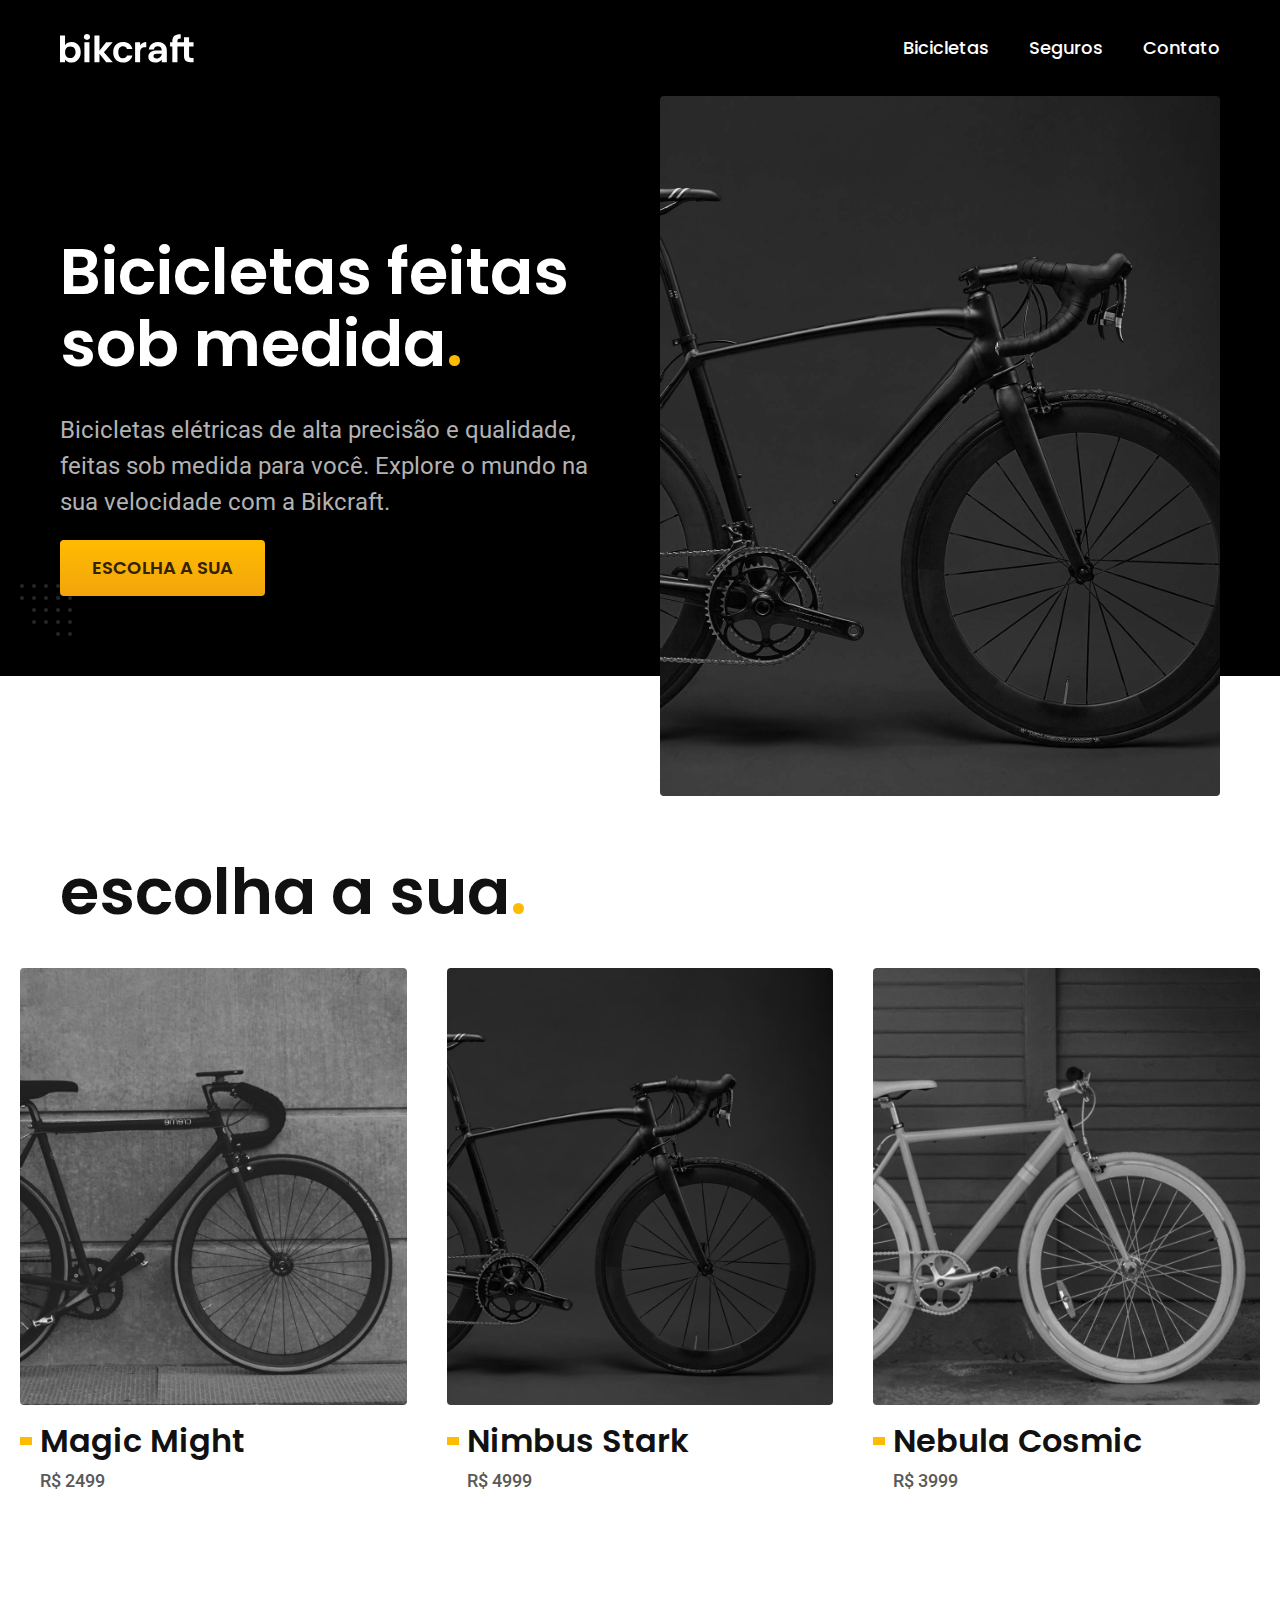
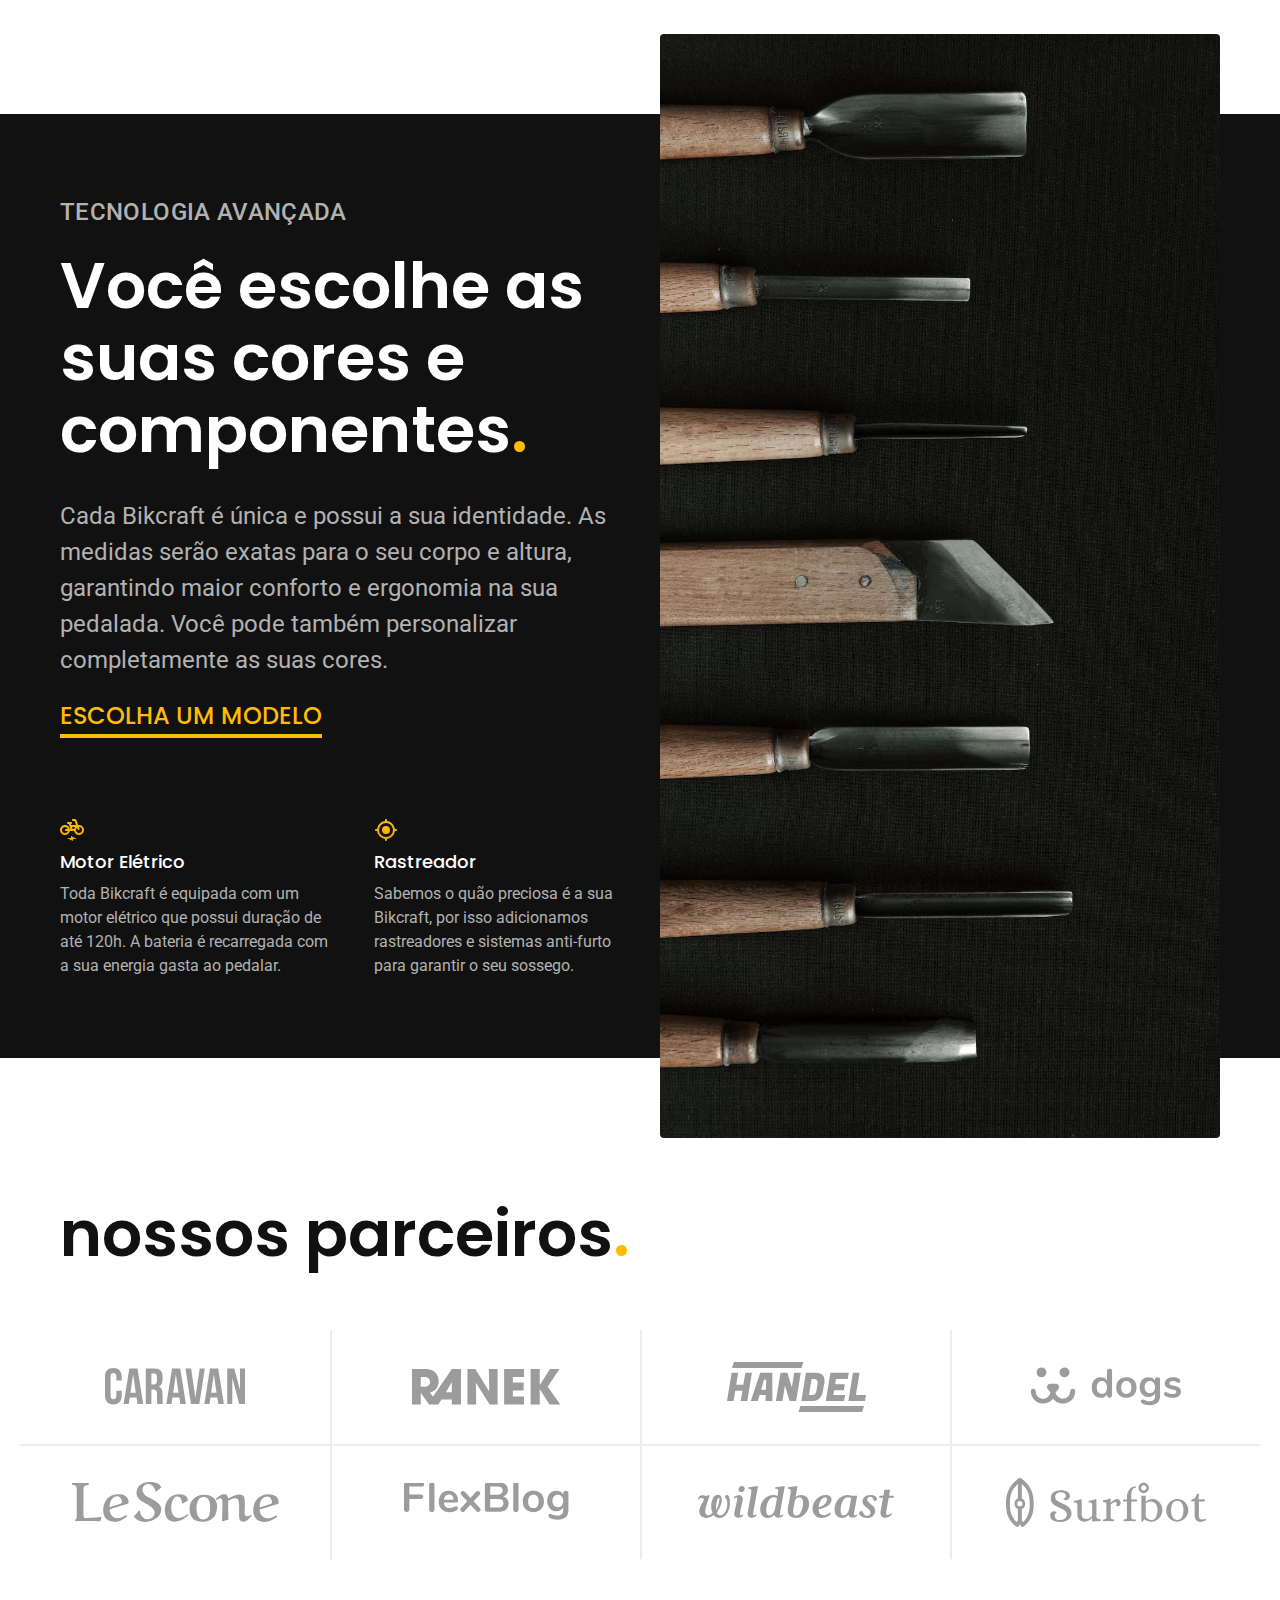
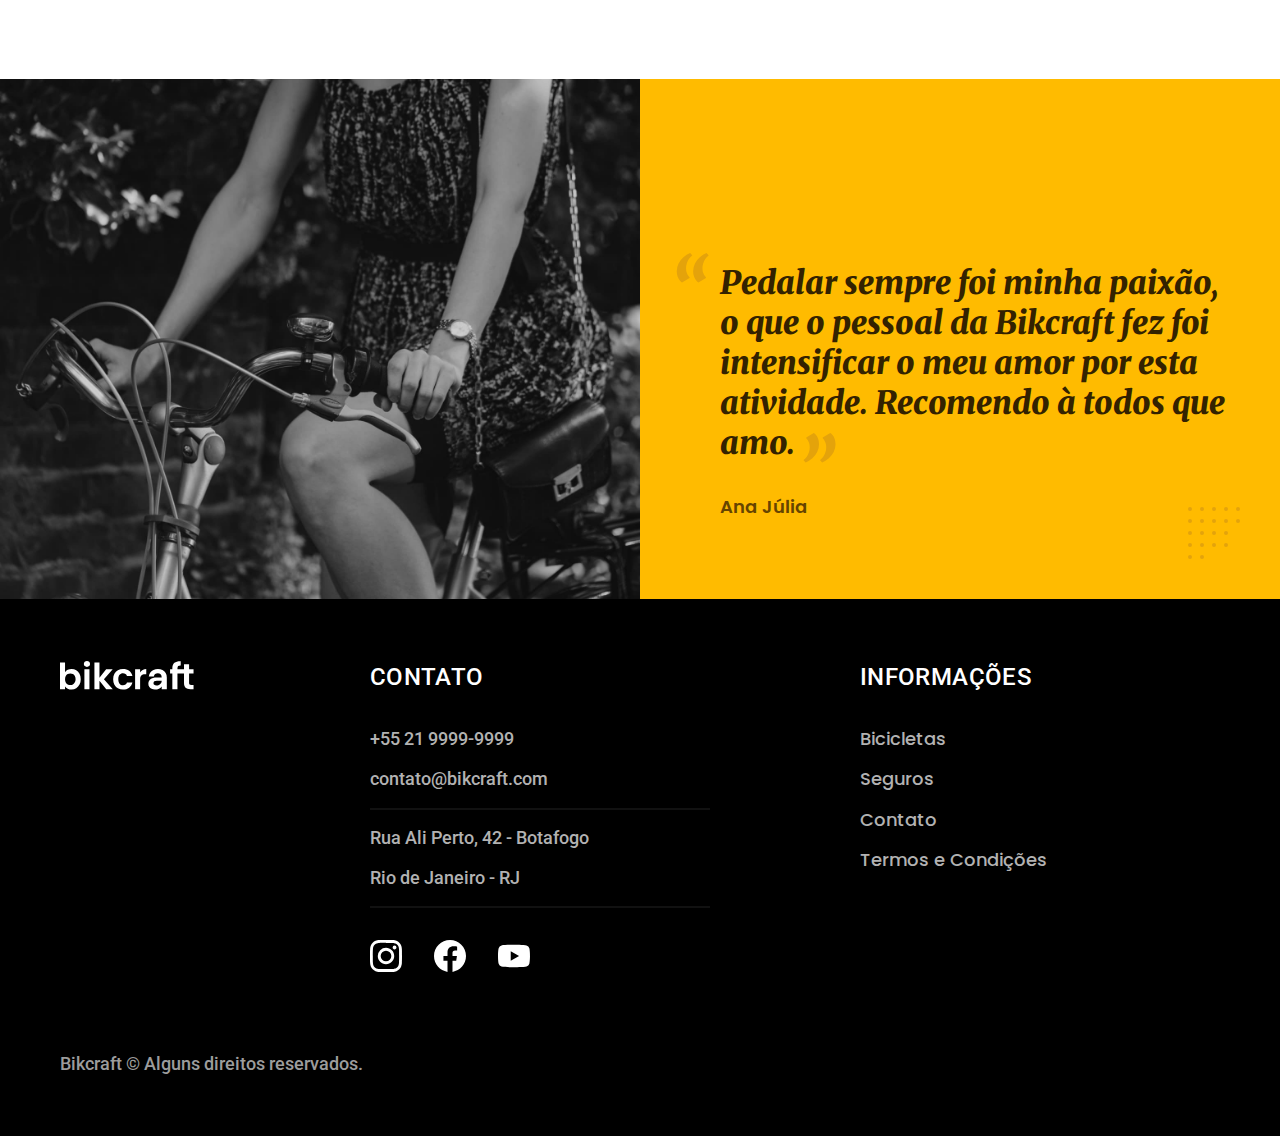
<file: index.html>
<!DOCTYPE html>
<html lang="pt-br">

<head>
  <meta charset="UTF-8">
  <meta name="viewport" content="width=device-width, initial-scale=1.0">
  <meta name="description" content="Bicicletas elétricas de alta precisão e qualidade,  feitas sob medida para o cliente. Explore o mundo na sua velocidade com a Bikcraft.">
  <title>Bikcraft - Bicicletas Elétricas</title>


  <link rel="preconnect" href="https://fonts.googleapis.com">
  <link rel="preconnect" href="https://fonts.gstatic.com" crossorigin>
  <link href="https://fonts.googleapis.com/css2?family=Merriweather:ital,wght@1,900&family=Poppins:wght@400;600&family=Roboto:wght@400;500&display=swap" rel="stylesheet">

  <link rel="icon" href="./favicon.svg" type="image/svg+xml">
  <link rel="preload" href="./css/style.min.css" as="style">
  <link rel="stylesheet" href="./css/style.min.css">

  <script>
    document.documentElement.classList.add("js");
  </script>
</head>

<body>
  <header class="header-bg">
    <div class="header container">
      <a href="./">
        <img src="./img/bikcraft.svg" width="136" height="32" alt="Bikcraft">
      </a>
      <nav aria-label="primaria">
        <ul class="header-menu font-1-m cor-0">
          <li><a href="./bicicletas.html">Bicicletas</a></li>
          <li><a href="./seguros.html">Seguros</a></li>
          <li><a href="./contato.html">Contato</a></li>
        </ul>
      </nav>
    </div>
  </header>

  <main class="introducao-bg">
    <div class="introducao container">
      <div class="introducao-conteudo">
        <h1 class="font-1-xxl cor-0">Bicicletas feitas sob medida<span class="cor-p1">.</span></h1>
        <p class="font-2-l cor-5">Bicicletas elétricas de alta precisão e qualidade, feitas sob medida para você. Explore o mundo na sua velocidade com a Bikcraft.</p>
        <a class="botao" href="./bicicletas.html">Escolha a sua</a>
      </div>
      <picture>
        <source media="(max-width: 800px)" srcset="./img/bicicletas/nimbus.jpg">
        <img src="./img/fotos/introducao.jpg" width="1280" height="1600" alt="Bicicleta elétrica preta">
      </picture>
    </div>
  </main>

  <article class="bicicletas-lista">
    <h2 class="container font-1-xxl">escolha a sua<span class="cor-p1">.</span></h2>

    <ul>
      <li>
        <a href="./bicicletas/magic.html">
          <img src="./img/bicicletas/magic-home.jpg" width="920" height="1040" alt="Bicicleta preta">
          <h3 class="font-1-xl">Magic Might</h3>
          <span class="font-2-m cor-8">R$ 2499</span>
        </a>
      </li>

      <li>
        <a href="./bicicletas/nimbus.html">
          <img src="./img/bicicletas/nimbus-home.jpg" width="920" height="1040" alt="Bicicleta preta">
          <h3 class="font-1-xl">Nimbus Stark</h3>
          <span class="font-2-m cor-8">R$ 4999</span>
        </a>
      </li>

      <li>
        <a href="./bicicletas/nebula.html">
          <img src="./img/bicicletas/nebula-home.jpg" width="920" height="1040" alt="Bicicleta preta">
          <h3 class="font-1-xl">Nebula Cosmic</h3>
          <span class="font-2-m cor-8">R$ 3999</span>
        </a>
      </li>
    </ul>
  </article>

  <article class="tecnologia-bg">
    <div class="tecnologia container">
      <div class="tecnologia-conteudo">
        <span class="font-2-l-b cor-5">Tecnologia Avançada</span>
        <h2 class="font-1-xxl cor-0">Você escolhe as suas cores e componentes<span class="cor-p1">.</span></h2>
        <p class="font-2-l cor-5">Cada Bikcraft é única e possui a sua identidade. As medidas serão exatas para o seu corpo e altura, garantindo maior conforto e ergonomia na sua pedalada. Você pode também personalizar completamente as suas cores.</p>
        <a class="link" href="./bicicletas.html">Escolha um modelo</a>
        <div class="tecnologia-vantagens">
          <div>
            <img src="./img/icones/eletrica.svg" width="24" height="24" alt="">
            <h3 class="font-1-m cor-0">Motor Elétrico</h3>
            <p class="font-2-s cor-5">Toda Bikcraft é equipada com um motor elétrico que possui duração de até 120h. A bateria é recarregada com a sua energia gasta ao pedalar.</p>
          </div>
          <div>
            <img src="./img/icones/rastreador.svg" width="24" height="24" alt="">
            <h3 class="font-1-m cor-0">Rastreador</h3>
            <p class="font-2-s cor-5">Sabemos o quão preciosa é a sua Bikcraft, por isso adicionamos rastreadores e sistemas anti-furto para garantir o seu sossego.</p>
          </div>
        </div>
      </div>
      <div class="tecnologia-imagem">
        <img src="./img/fotos/tecnologia.jpg" width="1200" height="1920" alt="">
      </div>
    </div>
  </article>

  <section class="parceiros" aria-label="Nossos Parceiros">
    <h2 class="container font-1-xxl">nossos parceiros<span class="cor-p1">.</span></h2>

    <ul>
      <li><img src="./img/parceiros/caravan.svg" width="140" height="38" alt="caravan"></li>
      <li><img src="./img/parceiros/ranek.svg" width="149" height="36" alt="ranek"></li>
      <li><img src="./img/parceiros/handel.svg" width="139" height="50" alt="handel"></li>
      <li><img src="./img/parceiros/dogs.svg" width="152" height="39" alt="dog"></li>
      <li><img src="./img/parceiros/lescone.svg" width="208" height="41" alt="lescone"></li>
      <li><img src="./img/parceiros/flexblog.svg" width="165" height="38" alt="flexblog"></li>
      <li><img src="./img/parceiros/wildbeast.svg" width="196" height="34" alt="wildbeast"></li>
      <li><img src="./img/parceiros/surfbot.svg" width="200" height="49" alt="surfbot"></li>
    </ul>
  </section>

  <section class="depoimento" aria-label="depoimento">
    <div>
      <img src="./img/fotos/depoimento.jpg" width="1560" height="1360" alt="Pessoa pedalando uma bicicleta Bikcraft">
    </div>
    <div class="depoimento-conteudo">
      <blockquote class="font-1-xl cor-p5">
        <p>Pedalar sempre foi minha paixão, o que o pessoal da Bikcraft fez foi intensificar o meu amor por esta atividade. Recomendo à todos que amo.</p>
      </blockquote>
      <span class="font-1-m-b cor-p4">Ana Júlia</span>

    </div>

  </section>


  <footer class="footer-bg">
    <div class="footer container">
      <img src="./img/bikcraft.svg" alt="Bikcraft" width="136" height="32">
      <div class="footer-contato">
        <h3 class="font-2-l-b cor-0">Contato</h3>
        <ul class="font-2-m cor-5">
          <li>+55 21 9999-9999</li>
          <li>contato@bikcraft.com</li>
          <li>Rua Ali Perto, 42 - Botafogo</li>
          <li>Rio de Janeiro - RJ</li>
        </ul>
        <div class="footer-redes">
          <a href="./"><img src="./img/redes/instagram.svg" alt="Instagram" width="32" height="32"></a>
          <a href="./"><img src="./img/redes/facebook.svg" alt="Facebook" width="32" height="32"></a>
          <a href="./"><img src="./img/redes/youtube.svg" alt="Youtube" width="32" height="32"></a>
        </div>
      </div>
      <div class="footer-informacoes">
        <h3 class="font-2-l-b cor-0">Informações</h3>
        <nav>
          <ul class="font-1-m cor-5">
            <li><a href="./bicicletas.html">Bicicletas</a></li>
            <li><a href="./seguros.html">Seguros</a></li>
            <li><a href="./contato.html">Contato</a></li>
            <li><a href="./termos.html">Termos e Condições</a></li>
          </ul>
        </nav>
      </div>
      <p class="font-2-m cor-6 footer-copy">Bikcraft © Alguns direitos reservados.</p>
    </div>
  </footer>

  <script src="./js/script.js"></script>
</body>

</html>
</file>
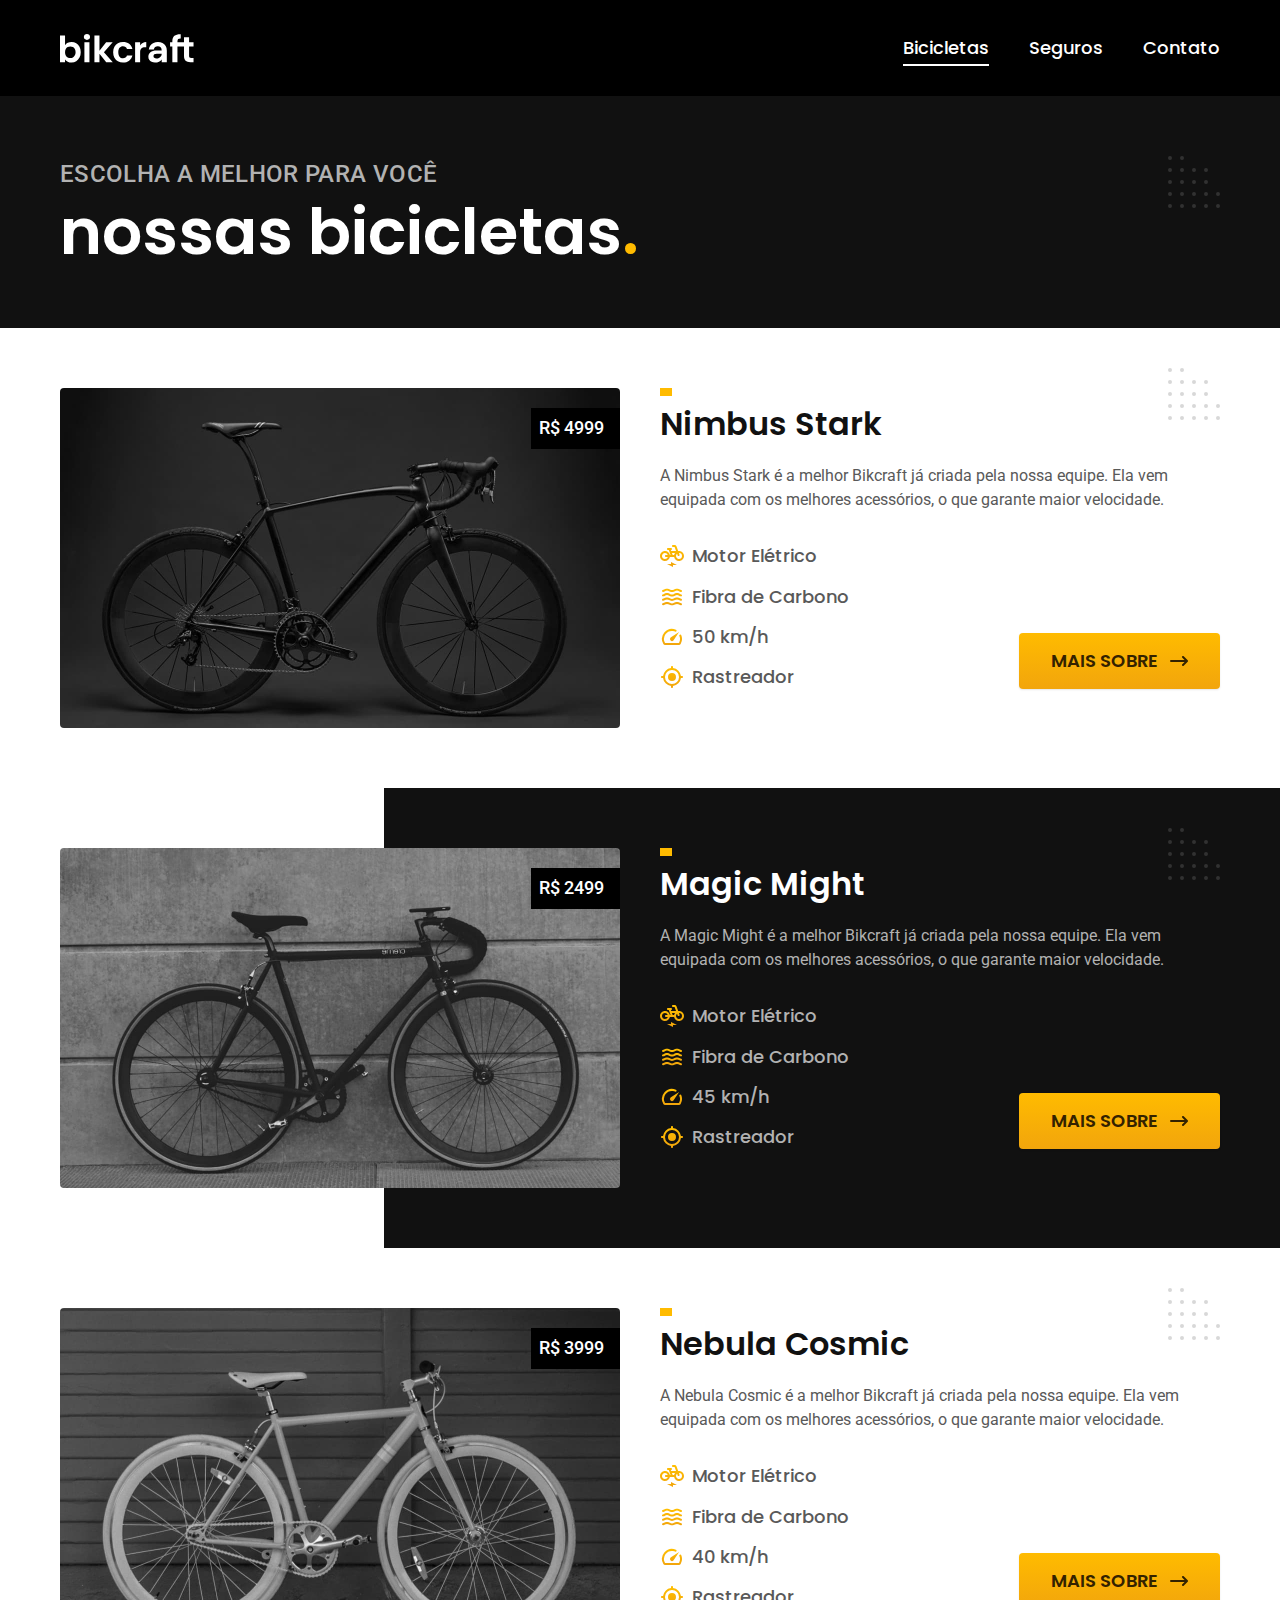
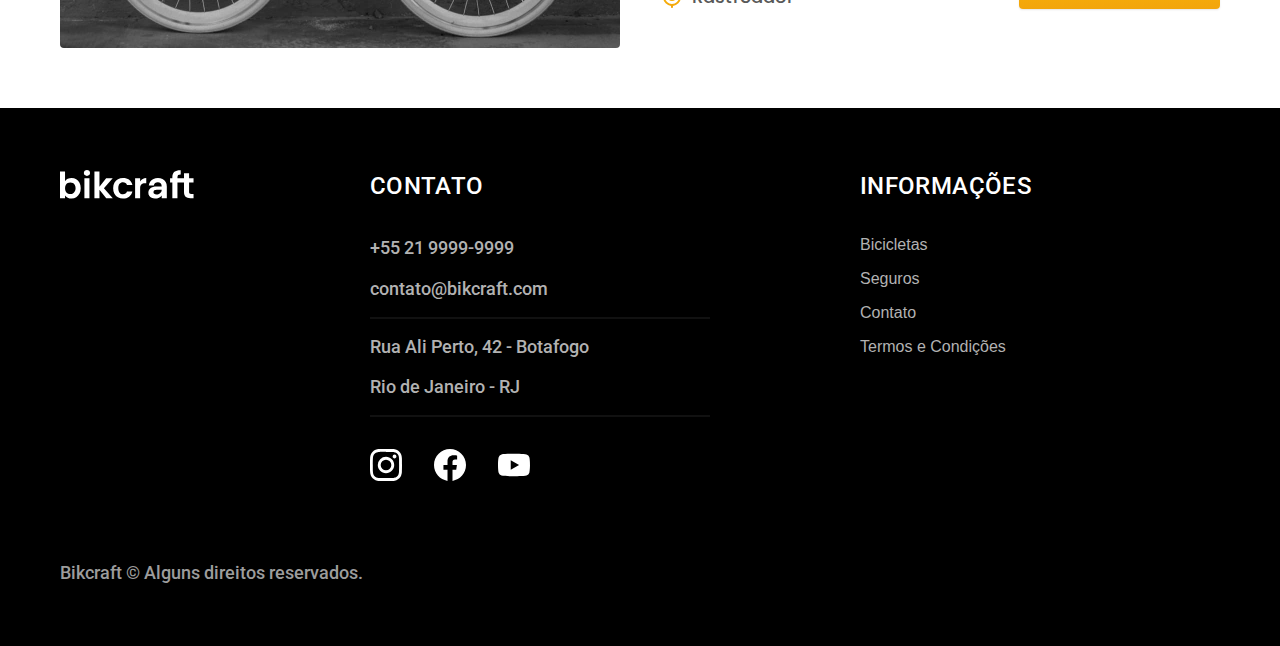
<file: bicicletas.html>
<!DOCTYPE html>
<html lang="pt-br">

<head>
  <meta charset="UTF-8">
  <meta name="viewport" content="width=device-width, initial-scale=1.0">
  <title>Bicicletas | Bikcraft</title>
  <meta name="Termos e condições" content="Bicicletas elétricas de alta precisão e qualidade,  feitas sob medida para o cliente. Explore o mundo na sua velocidade com a Bikcraft.">


  <link rel="preconnect" href="https://fonts.googleapis.com">
  <link rel="preconnect" href="https://fonts.gstatic.com" crossorigin>
  <link href="https://fonts.googleapis.com/css2?family=Merriweather:ital,wght@1,900&family=Poppins:wght@400;600&family=Roboto:wght@400;500&display=swap" rel="stylesheet">

  <link rel="icon" href="./favicon.svg" type="image/svg+xml">
  <link rel="preload" href="./css/style.min.css" as="style">
  <link rel="stylesheet" href="./css/style.min.css">


  <script>
    document.documentElement.classList.add("js");
  </script>
</head>

<body id="bicicletas">
  <header class="header-bg">
    <div class="header container">
      <a href="./">
        <img src="./img/bikcraft.svg" alt="Bikcraft">
      </a>
      <nav aria-label="primaria">
        <ul class="header-menu font-1-m cor-0">
          <li><a href="./bicicletas.html">Bicicletas</a></li>
          <li><a href="./seguros.html">Seguros</a></li>
          <li><a href="./contato.html">Contato</a></li>
        </ul>
      </nav>
    </div>
  </header>

  <main>
    <div class="titulo-bg">
      <div class="titulo container">
        <p class="font-2-l-b cor-5">Escolha a melhor para você</p>
        <h1 class="font-1-xxl cor-0">nossas bicicletas<span class="cor-p1">.</span></h1>
      </div>
    </div>

    <div class="bicicletas container">
      <div class="bicicletas-imagem">
        <img src="./img/bicicletas/nimbus.jpg" alt="Bicicleta preta">
        <span class="font-2-m cor-0">R$ 4999</span>
      </div>
      <div class="bicicletas-conteudo">
        <h2 class="font-1-xl">Nimbus Stark</h2>
        <p class="font-2-s cor-8">A Nimbus Stark é a melhor Bikcraft já criada pela nossa equipe. Ela vem equipada com os melhores acessórios, o que garante maior velocidade.</p>
        <ul class="font-1-m cor-8">
          <li><img src="./img/icones/eletrica.svg" alt=""><span>Motor Elétrico</span></li>
          <li><img src="./img/icones/carbono.svg" alt=""><span>Fibra de Carbono</span></li>
          <li><img src="./img/icones/velocidade.svg" alt=""><span>50 km/h</span></li>
          <li><img src="./img/icones/rastreador.svg" alt=""><span>Rastreador</span></li>
        </ul>
        <a class="botao seta" href="./bicicletas/nimbus.html">Mais Sobre</a>
      </div>
    </div>

    <div class="bicicletas-bg">
      <div class="bicicletas container">
        <div class="bicicletas-imagem">
          <img src="./img/bicicletas/magic.jpg" alt="Bicicleta preta">
          <span class="font-2-m cor-0">R$ 2499</span>
        </div>
        <div class="bicicletas-conteudo">
          <h2 class="font-1-xl cor-0">Magic Might</h2>
          <p class="font-2-s cor-5">A Magic Might é a melhor Bikcraft já criada pela nossa equipe. Ela vem equipada com os melhores acessórios, o que garante maior velocidade.</p>
          <ul class="font-1-m cor-5">
            <li><img src="./img/icones/eletrica.svg" alt=""><span>Motor Elétrico</span></li>
            <li><img src="./img/icones/carbono.svg" alt=""><span>Fibra de Carbono</span></li>
            <li><img src="./img/icones/velocidade.svg" alt=""><span>45 km/h</span></li>
            <li><img src="./img/icones/rastreador.svg" alt=""><span>Rastreador</span></li>
          </ul>
          <a class="botao seta" href="./bicicletas/magic.html">Mais Sobre</a>
        </div>
      </div>
    </div>

    <div class="bicicletas container">
      <div class="bicicletas-imagem">
        <img src="./img/bicicletas/nebula.jpg" alt="Bicicleta branca">
        <span class="font-2-m cor-0">R$ 3999</span>
      </div>
      <div class="bicicletas-conteudo">
        <h2 class="font-1-xl">Nebula Cosmic</h2>
        <p class="font-2-s cor-8">A Nebula Cosmic é a melhor Bikcraft já criada pela nossa equipe. Ela vem equipada com os melhores acessórios, o que garante maior velocidade.</p>
        <ul class="font-1-m cor-8">
          <li><img src="./img/icones/eletrica.svg" alt=""><span>Motor Elétrico</span></li>
          <li><img src="./img/icones/carbono.svg" alt=""><span>Fibra de Carbono</span></li>
          <li><img src="./img/icones/velocidade.svg" alt=""><span>40 km/h</span></li>
          <li><img src="./img/icones/rastreador.svg" alt=""><span>Rastreador</span></li>
        </ul>
        <a class="botao seta" href="./bicicletas/nebula.html">Mais Sobre</a>
      </div>
    </div>

  </main>

  <footer class="footer-bg">
    <div class="footer container"><img src="./img/bikcraft.svg" alt="Bikcraft">
      <div class="footer-contato">
        <h3 class="font-2-l-b cor-0">Contato</h3>
        <ul class="font-2-m cor-5">
          <li><a href="tel: +5521999999999">+55 21 9999-9999</a></li>
          <li><a href="mailto: contato@bikcraft.com">contato@bikcraft.com</a></li>
          <li>Rua Ali Perto, 42 - Botafogo</li>
          <li>Rio de Janeiro - RJ</li>
        </ul>
        <div class="footer-redes">
          <a href="./">
            <img src="./img/redes/instagram.svg" alt="Instagram">
          </a>
          <a href="./">
            <img src="./img/redes/facebook.svg" alt="Facebook">
          </a>
          <a href="./">
            <img src="./img/redes/youtube.svg" alt="Youtube">
          </a>
        </div>
      </div>
      <div class="footer-informacoes">
        <h3 class="font-2-l-b cor-0">Informações</h3>
        <nav>
          <ul class="font-l-m cor-5">
            <li><a href="./bicicletas.html">Bicicletas</a></li>
            <li><a href="./seguros.html">Seguros</a></li>
            <li><a href="./contato.html">Contato</a></li>
            <li><a href="./contato.html">Termos e Condições</a></li>
          </ul>
        </nav>
      </div>
      <p class="footer-copy font-2-m cor-6">Bikcraft © Alguns direitos reservados.</p>
    </div>
  </footer>

  <script src="../js/script.js"></script>
</body>

</html>
</file>
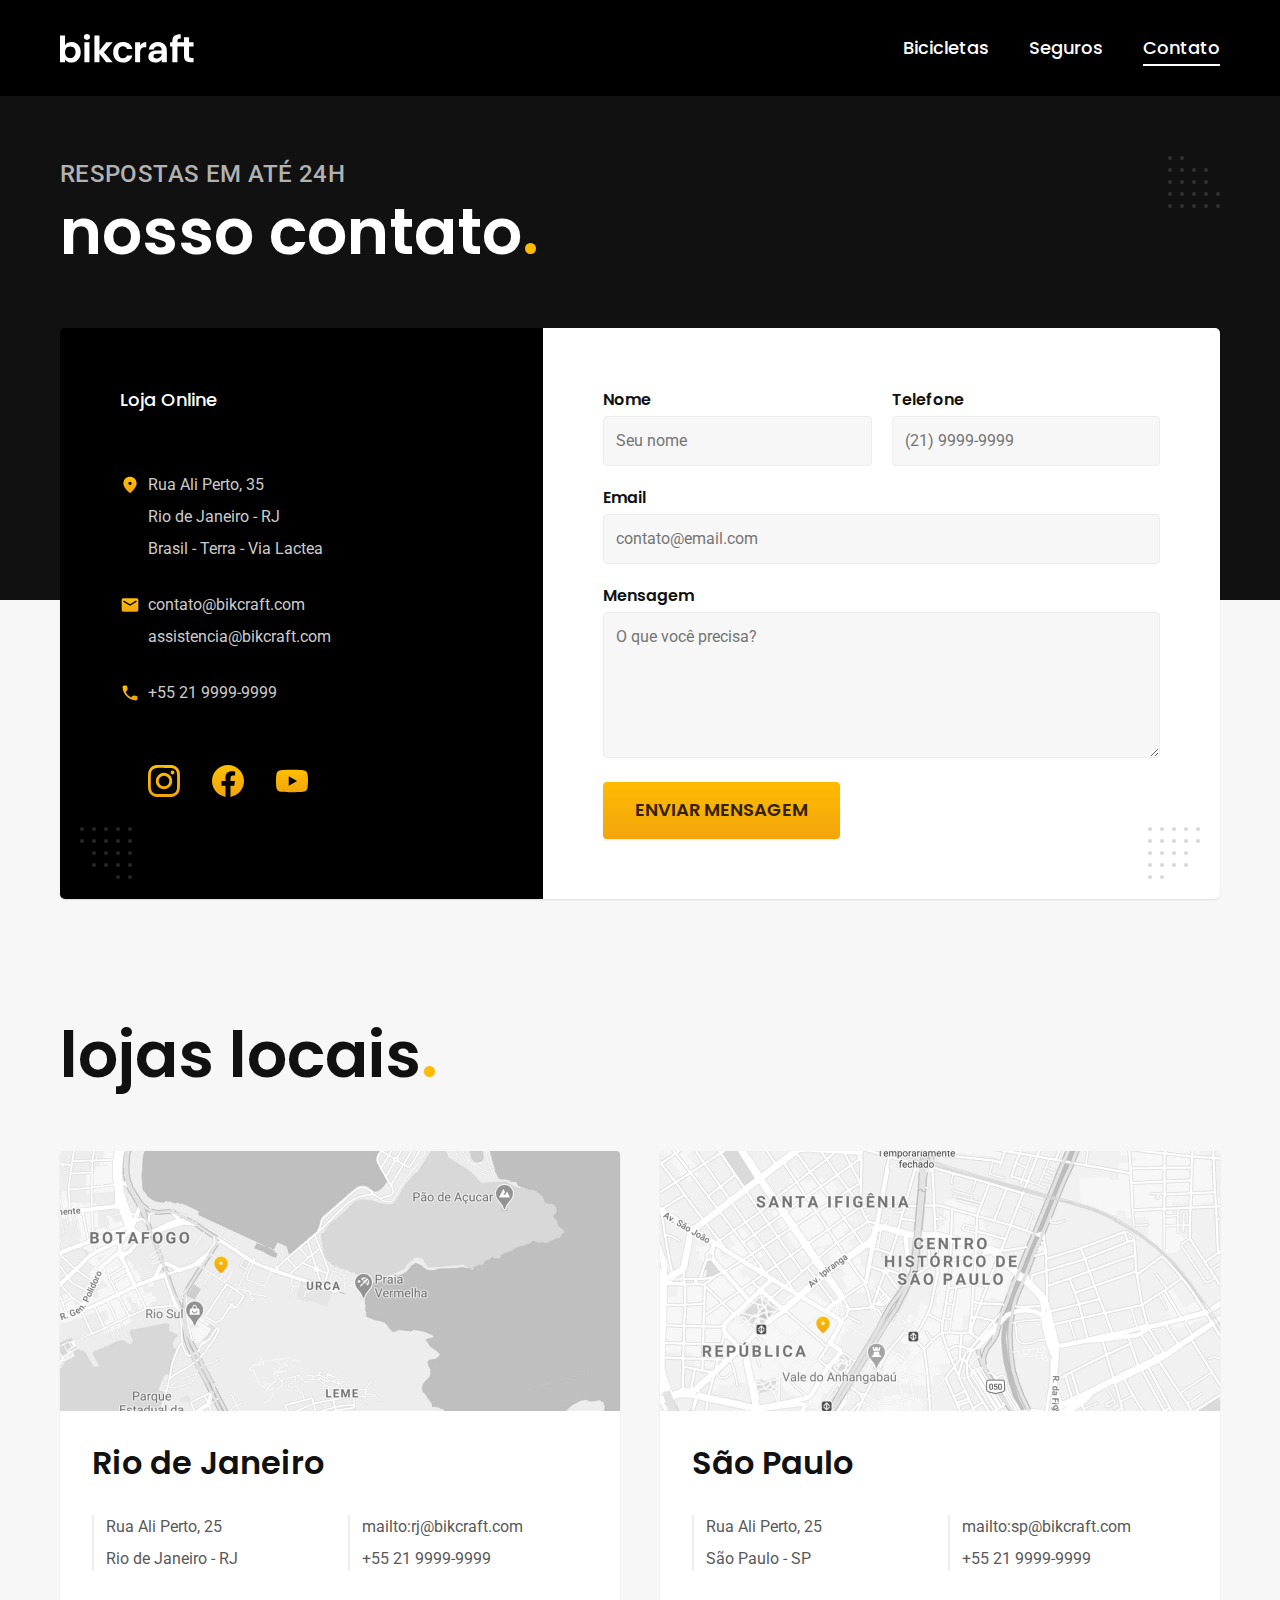
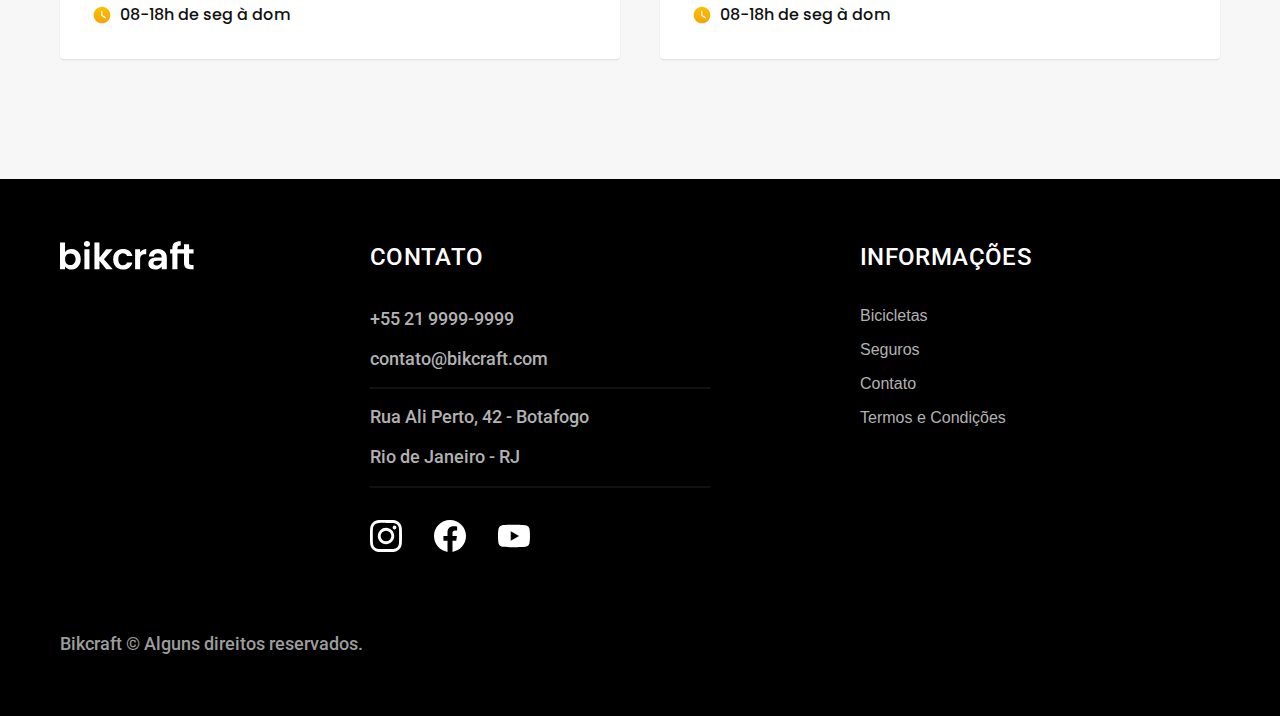
<file: contato.html>
<!DOCTYPE html>
<html lang="pt-br">

<head>
  <meta charset="UTF-8">
  <meta name="viewport" content="width=device-width, initial-scale=1.0">
  <title>Contato | Bikcraft</title>
  <meta name="description" content="Contato">


  <link rel="preconnect" href="https://fonts.googleapis.com">
  <link rel="preconnect" href="https://fonts.gstatic.com" crossorigin>
  <link href="https://fonts.googleapis.com/css2?family=Merriweather:ital,wght@1,900&family=Poppins:wght@400;600&family=Roboto:wght@400;500&display=swap" rel="stylesheet">

  <link rel="icon" href="./favicon.svg" type="image/svg+xml">
  <link rel="preload" href="./css/style.min.css" as="style">
  <link rel="stylesheet" href="./css/style.min.css">

  <script>
    document.documentElement.classList.add("js");
  </script>
</head>

<body id="contato">
  <header class="header-bg">
    <div class="header container">
      <a href="./">
        <img src="./img/bikcraft.svg" alt="Bikcraft">
      </a>
      <nav aria-label="primaria">
        <ul class="header-menu font-1-m cor-0">
          <li><a href="./bicicletas.html">Bicicletas</a></li>
          <li><a href="./seguros.html">Seguros</a></li>
          <li><a href="./contato.html">Contato</a></li>
        </ul>
      </nav>
    </div>
  </header>

  <main>
    <div class="titulo-bg">
      <div class="titulo container">
        <p class="font-2-l-b cor-5">Respostas em até 24h</p>
        <h1 class="font-1-xxl cor-0">nosso contato<span class="cor-p1">.</span></h1>
      </div>
    </div>

    <div class="contato container">
      <section class="contato-dados" aria-label="Endereço">
        <h2 class="font-1-m cor-0">Loja Online</h2>
        <div class="contato-endereco font-2-s cor-4">
          <p>Rua Ali Perto, 35</p>
          <p>Rio de Janeiro - RJ</p>
          <p>Brasil - Terra - Via Lactea</p>
        </div>
        <address class="contato-meios font-2-s cor-4">
          <a href="mailto:contato@bikcraft.com">contato@bikcraft.com</a>
          <a href="mailto:assistencia@bikcraft.com">assistencia@bikcraft.com</a>
          <a href="tel:+5521999999999">+55 21 9999-9999</a>
        </address>
        <div class="contato-redes">
          <a href="./">
            <img src="./img/redes/instagram-p.svg" alt="Instagram">
          </a>
          <a href="./">
            <img src="./img/redes/facebook-p.svg" alt="Facebook">
          </a>
          <a href="./">
            <img src="./img/redes/youtube-p.svg" alt="Youtube">
          </a>
        </div>
      </section>
      <section class="contato-formulario" aria-label="Formulário">
        <form class="form" action="./contato.html">
          <div>
            <label for="nome">Nome</label>
            <input type="text" id="nome" name="nome" placeholder="Seu nome">
          </div>
          <div>
            <label for="telefone">Telefone</label>
            <input type="text" id="telefone" name="telefone" placeholder="(21) 9999-9999">
          </div>
          <div class="col-2">
            <label for="email">Email</label>
            <input type="email" id="email" name="email" placeholder="contato@email.com">
          </div>
          <div class="col-2">
            <label for="mensagem">Mensagem</label>
            <textarea rows="5" id="mensagem" name="mensagem" placeholder="O que você precisa?"></textarea>
          </div>
          <button class="botao col-2">Enviar Mensagem</button>
        </form>
      </section>
    </div>
  </main>

  <article class="lojas container">
    <h2 class="font-1-xxl">lojas locais<span class="cor-p1">.</span></h2>
    <div class="lojas-item">
      <img src="./img/lojas/rj.jpg" alt="mapa marcando o endereço em Rua Ali Perto, 25">
      <div class="lojas-conteudo">
        <h3 class="font-1-xl">Rio de Janeiro</h3>
        <div class="lojas-dados font-2-s cor-8">
          <p>Rua Ali Perto, 25</p>
          <p>Rio de Janeiro - RJ</p>
        </div>
        <div class="lojas-dados font-2-s cor-8">
          <a href="mailto:rj@bikcraft.com">mailto:rj@bikcraft.com</a>
          <a href="tel:+552199999999">+55 21 9999-9999</a>
        </div>
        <p class="lojas-tempo font-1-s"><img src="./img/icones/horario.svg" alt="">08-18h de seg à dom</p>
      </div>
    </div>

    <div class="lojas-item">
      <img src="./img/lojas/sp.jpg" alt="mapa marcando o endereço em Rua Ali Perto, 25">
      <div class="lojas-conteudo">
        <h3 class="font-1-xl">São Paulo</h3>
        <div class="lojas-dados font-2-s cor-8">
          <p>Rua Ali Perto, 25</p>
          <p>São Paulo - SP</p>
        </div>
        <div class="lojas-dados font-2-s cor-8">
          <a href="mailto:sp@bikcraft.com">mailto:sp@bikcraft.com</a>
          <a href="tel:+551199999999">+55 21 9999-9999</a>
        </div>
        <p class="lojas-tempo font-1-s"><img src="./img/icones/horario.svg" alt="">08-18h de seg à dom</p>
      </div>
    </div>
  </article>

  <footer class="footer-bg">
    <div class="footer container"><img src="./img/bikcraft.svg" alt="Bikcraft">
      <div class="footer-contato">
        <h3 class="font-2-l-b cor-0">Contato</h3>
        <ul class="font-2-m cor-5">
          <li><a href="tel: +5521999999999">+55 21 9999-9999</a></li>
          <li><a href="mailto: contato@bikcraft.com">contato@bikcraft.com</a></li>
          <li>Rua Ali Perto, 42 - Botafogo</li>
          <li>Rio de Janeiro - RJ</li>
        </ul>
        <div class="footer-redes">
          <a href="./">
            <img src="./img/redes/instagram.svg" alt="Instagram">
          </a>
          <a href="./">
            <img src="./img/redes/facebook.svg" alt="Facebook">
          </a>
          <a href="./">
            <img src="./img/redes/youtube.svg" alt="Youtube">
          </a>
        </div>
      </div>
      <div class="footer-informacoes">
        <h3 class="font-2-l-b cor-0">Informações</h3>
        <nav>
          <ul class="font-l-m cor-5">
            <li><a href="./bicicletas.html">Bicicletas</a></li>
            <li><a href="./seguros.html">Seguros</a></li>
            <li><a href="./contato.html">Contato</a></li>
            <li><a href="./contato.html">Termos e Condições</a></li>
          </ul>
        </nav>
      </div>
      <p class="footer-copy font-2-m cor-6">Bikcraft © Alguns direitos reservados.</p>
    </div>
  </footer>

  <script src="./js/script.js"></script>
</body>

</html>
</file>
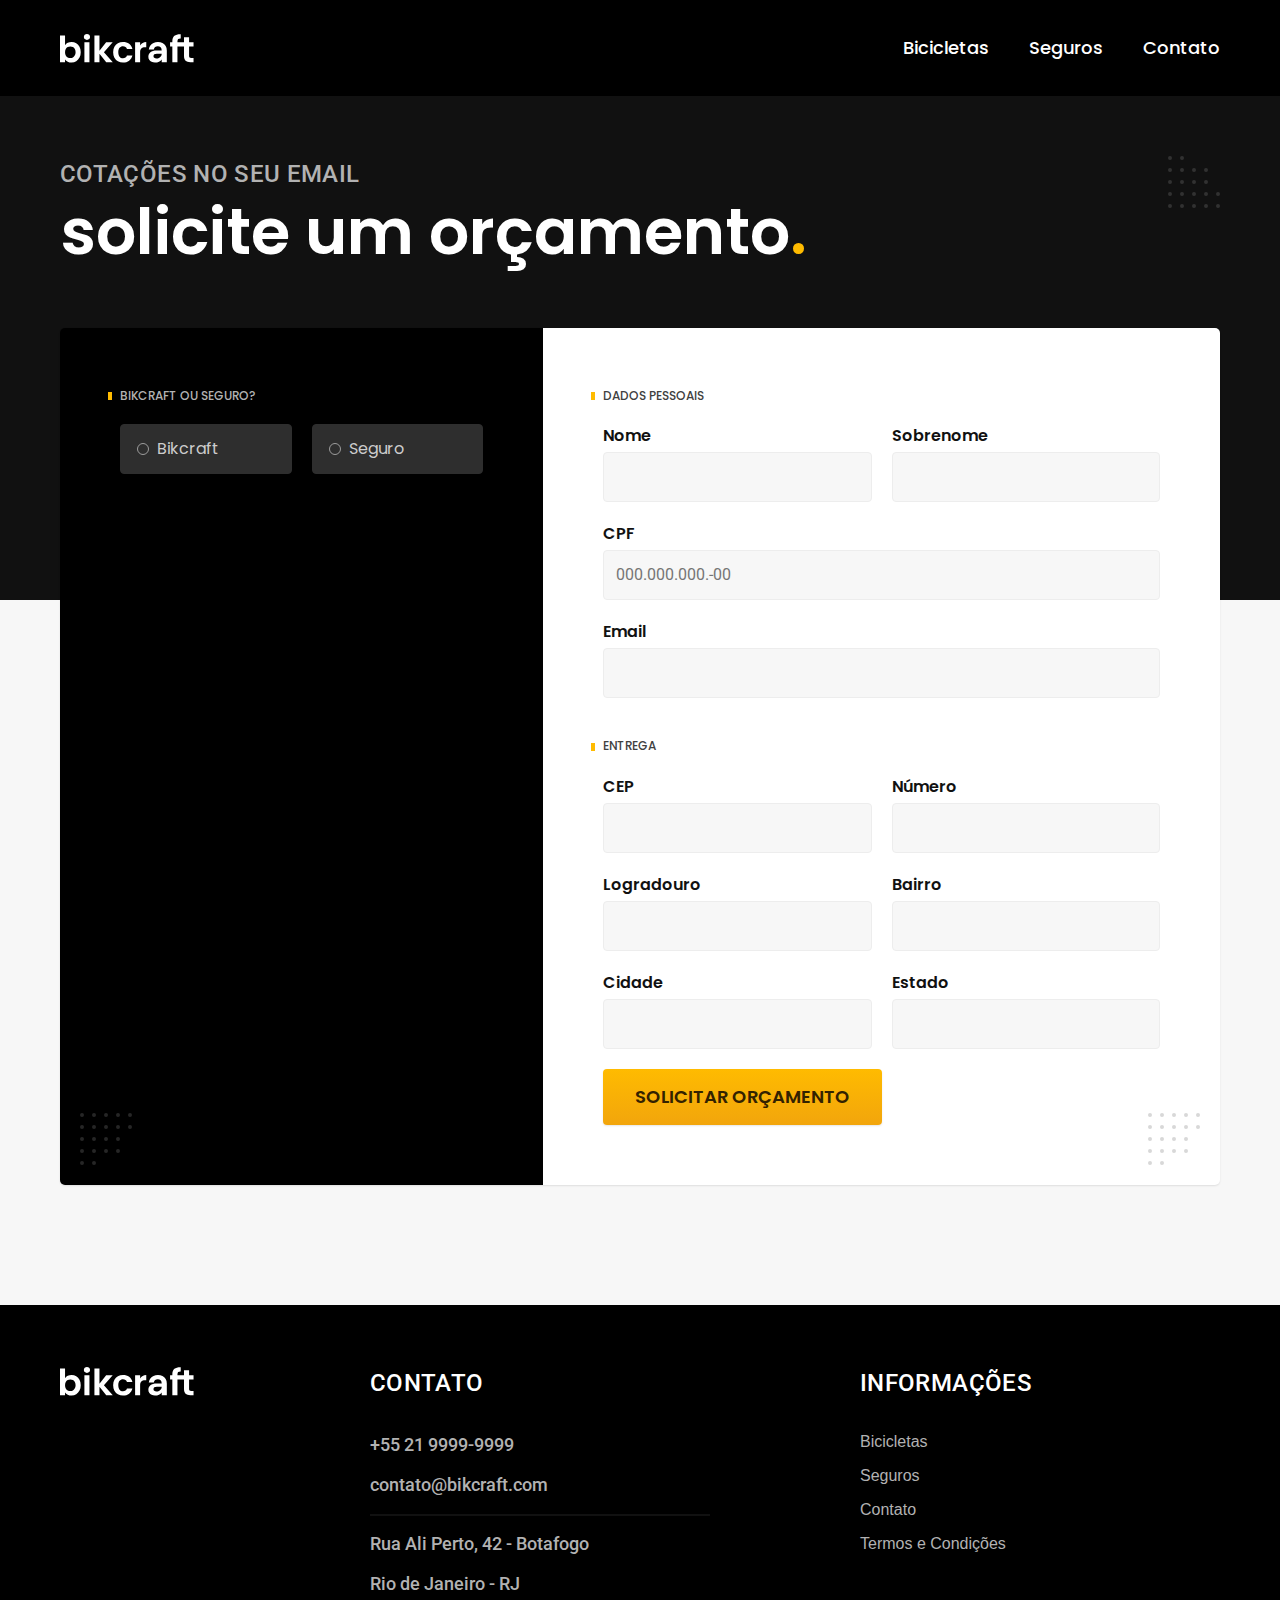
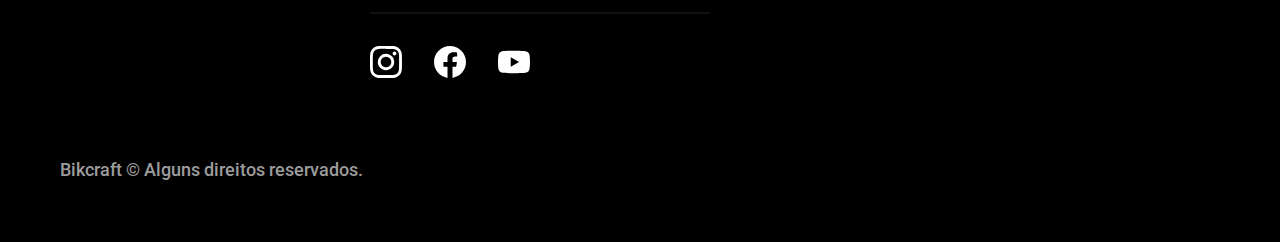
<file: orcamento.html>
<!DOCTYPE html>
<html lang="pt-br">

<head>
  <meta charset="UTF-8">
  <meta name="viewport" content="width=device-width, initial-scale=1.0">
  <title>Orçamento | Bikcraft</title>
  <meta name="description" content="Orçamento.">


  <link rel="preconnect" href="https://fonts.googleapis.com">
  <link rel="preconnect" href="https://fonts.gstatic.com" crossorigin>
  <link href="https://fonts.googleapis.com/css2?family=Merriweather:ital,wght@1,900&family=Poppins:wght@400;600&family=Roboto:wght@400;500&display=swap" rel="stylesheet">

  <link rel="icon" href="./favicon.svg" type="image/svg+xml">
  <link rel="preload" href="./css/style.min.css" as="style">
  <link rel="stylesheet" href="./css/style.min.css">

  <script>
    document.documentElement.classList.add("js");
  </script>
</head>

<body id="orcamento">
  <header class="header-bg">
    <div class="header container">
      <a href="./">
        <img src="./img/bikcraft.svg" alt="Bikcraft">
      </a>
      <nav aria-label="primaria">
        <ul class="header-menu font-1-m cor-0">
          <li><a href="./bicicletas.html">Bicicletas</a></li>
          <li><a href="./seguros.html">Seguros</a></li>
          <li><a href="./contato.html">Contato</a></li>
        </ul>
      </nav>
    </div>
  </header>

  <main>
    <div class="titulo-bg">
      <div class="titulo container">
        <p class="font-2-l-b cor-5">Cotações no seu email</p>
        <h1 class="font-1-xxl cor-0">solicite um orçamento<span class="cor-p1">.</span></h1>
      </div>
    </div>

    <form class="orcamento container" action="./">
      <div class="orcamento-produto">
        <h2 class="font-1-xs cor-5">Bikcraft ou Seguro?</h2>

        <input type="radio" name="tipo" value="bikcraft" id="bikcraft">
        <label for="bikcraft">Bikcraft</label>

        <input type="radio" name="tipo" value="seguro" id="seguro">
        <label for="seguro">Seguro</label>

        <div class="orcamento-conteudo" id="orcamento-bikcraft">
          <h2 class="font-1-xs cor-5">Escolha a sua</h2>

          <input type="radio" name="produto" value="nimbus" id="nimbus">
          <label for="nimbus">Nimbus Stark <span>R$ 4999</span></label>
          <div class="orcamento-detalhes">
            <ul class="font-1-xs cor-8">
              <li><img src="./img/icones/eletrica.svg" alt="">Motor Elétrico</li>
              <li><img src="./img/icones/carbono.svg" alt="">Fibra de Carbono</li>
              <li><img src="./img/icones/velocidade.svg" alt="">50 km/h</li>
              <li><img src="./img/icones/rastreador.svg" alt="">Rastreador</li>
            </ul>
            <img src="./img/bicicletas/nimbus.jpg" alt="Bicicleta Preta">
          </div>

          <input type="radio" name="produto" value="magic" id="magic">
          <label for="magic">Magic Might <span>R$ 2499</span></label>
          <div class="orcamento-detalhes">
            <ul class="font-1-xs cor-8">
              <li><img src="./img/icones/eletrica.svg" alt="">Motor Elétrico</li>
              <li><img src="./img/icones/carbono.svg" alt="">Fibra de Carbono</li>
              <li><img src="./img/icones/velocidade.svg" alt="">45 km/h</li>
              <li><img src="./img/icones/rastreador.svg" alt="">Rastreador</li>
            </ul>
            <img src="./img/bicicletas/magic.jpg" alt="Bicicleta Preta">
          </div>

          <input type="radio" name="produto" value="nebula" id="nebula">
          <label for="nebula">Nebula Cosmic <span>R$ 3999</span></label>
          <div class="orcamento-detalhes">
            <ul class="font-1-xs cor-8">
              <li><img src="./img/icones/eletrica.svg" alt="">Motor Elétrico</li>
              <li><img src="./img/icones/carbono.svg" alt="">Fibra de Carbono</li>
              <li><img src="./img/icones/velocidade.svg" alt="">40 km/h</li>
              <li><img src="./img/icones/rastreador.svg" alt="">Rastreador</li>
            </ul>
            <img src="./img/bicicletas/nebula.jpg" alt="Bicicleta Branca">
          </div>
        </div>

        <div class="orcamento-conteudo" id="orcamento-seguro">
          <h2 class="font-1-xs cor-5">Escolha o plano</h2>

          <input type="radio" name="produto" value="prata" id="prata">
          <label for="prata">Prata <span>R$ 199</span></label>

          <input type="radio" name="produto" value="ouro" id="ouro">
          <label for="ouro">Ouro<span>R$ 299</span></label>
        </div>
      </div>
      <div class="orcamento-dados form">
        <h2 class="font-1-xs cor-9 col-2">dados pessoais</h2>
        <div>
          <label for="nome">Nome</label>
          <input type="text" id="nome" name="nome">
        </div>
        <div>
          <label for="sobrenome">Sobrenome</label>
          <input type="text" id="sobrenome" name="sobrenome">
        </div>
        <div class="col-2">
          <label for="cpf">CPF</label>
          <input type="text" id="cpf" name="cpf" placeholder="000.000.000.-00">
        </div>
        <div class="col-2">
          <label for="email">Email</label>
          <input type="email" id="email" name="email">
        </div>
        <h2 class="font-1-xs cor-9 col-2">entrega</h2>
        <div>
          <label for="cep">CEP</label>
          <input type="text" id="cep" name="cep">
        </div>
        <div>
          <label for="numero">Número</label>
          <input type="text" id="numero" name="numero">
        </div>
        <div>
          <label for="logradouro">Logradouro</label>
          <input type="text" id="logradouro" name="logradouro">
        </div>
        <div>
          <label for="bairro">Bairro</label>
          <input type="text" id="bairro" name="bairro">
        </div>
        <div>
          <label for="cidade">Cidade</label>
          <input type="text" id="cidade" name="cidade">
        </div>
        <div>
          <label for="estado">Estado</label>
          <input type="text" id="estado" name="estado">
        </div>
        <button class="botao col-2">Solicitar Orçamento</button>
      </div>
    </form>

  </main>

  <footer class="footer-bg">
    <div class="footer container"><img src="./img/bikcraft.svg" alt="Bikcraft">
      <div class="footer-contato">
        <h3 class="font-2-l-b cor-0">Contato</h3>
        <ul class="font-2-m cor-5">
          <li><a href="tel: +5521999999999">+55 21 9999-9999</a></li>
          <li><a href="mailto: contato@bikcraft.com">contato@bikcraft.com</a></li>
          <li>Rua Ali Perto, 42 - Botafogo</li>
          <li>Rio de Janeiro - RJ</li>
        </ul>
        <div class="footer-redes">
          <a href="./">
            <img src="./img/redes/instagram.svg" alt="Instagram">
          </a>
          <a href="./">
            <img src="./img/redes/facebook.svg" alt="Facebook">
          </a>
          <a href="./">
            <img src="./img/redes/youtube.svg" alt="Youtube">
          </a>
        </div>
      </div>
      <div class="footer-informacoes">
        <h3 class="font-2-l-b cor-0">Informações</h3>
        <nav>
          <ul class="font-l-m cor-5">
            <li><a href="./bicicletas.html">Bicicletas</a></li>
            <li><a href="./seguros.html">Seguros</a></li>
            <li><a href="./contato.html">Contato</a></li>
            <li><a href="./contato.html">Termos e Condições</a></li>
          </ul>
        </nav>
      </div>
      <p class="footer-copy font-2-m cor-6">Bikcraft © Alguns direitos reservados.</p>
    </div>
  </footer>

  <script src="./js/script.js"></script>
</body>

</html>
</file>
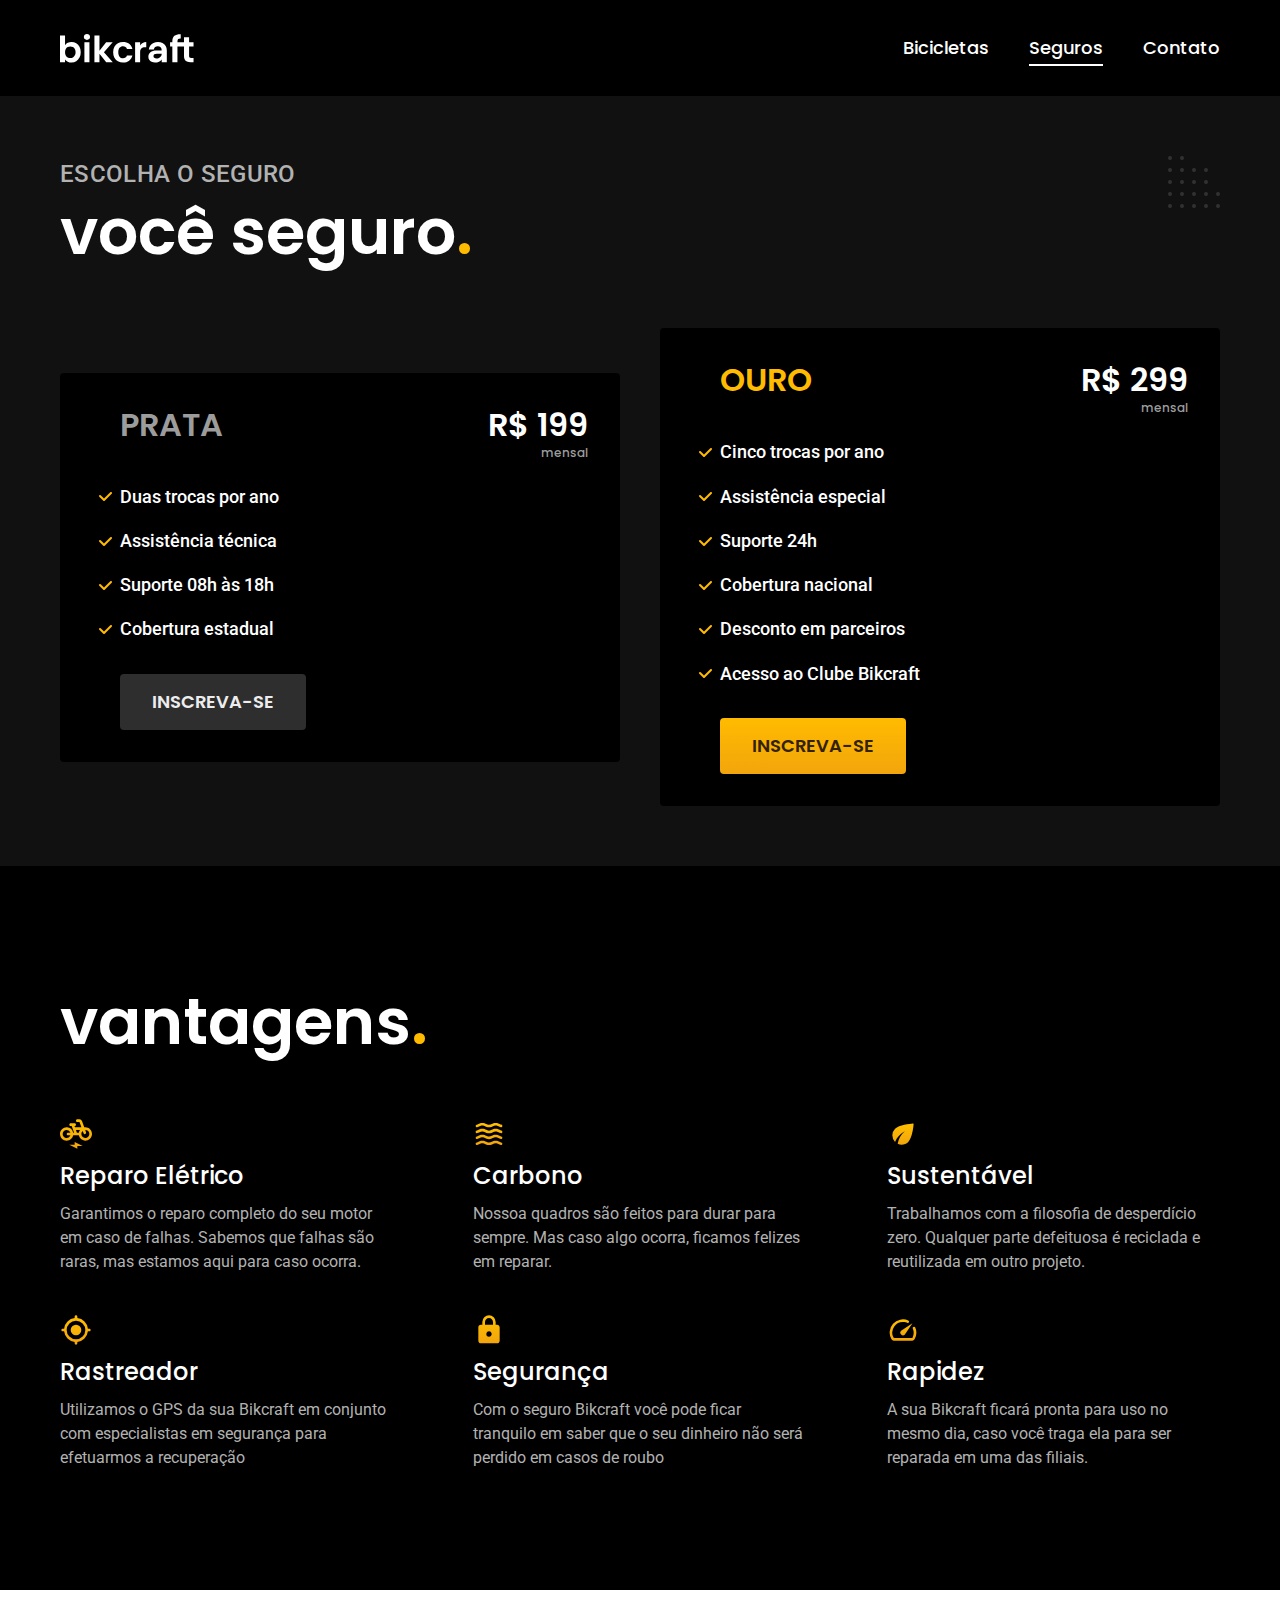
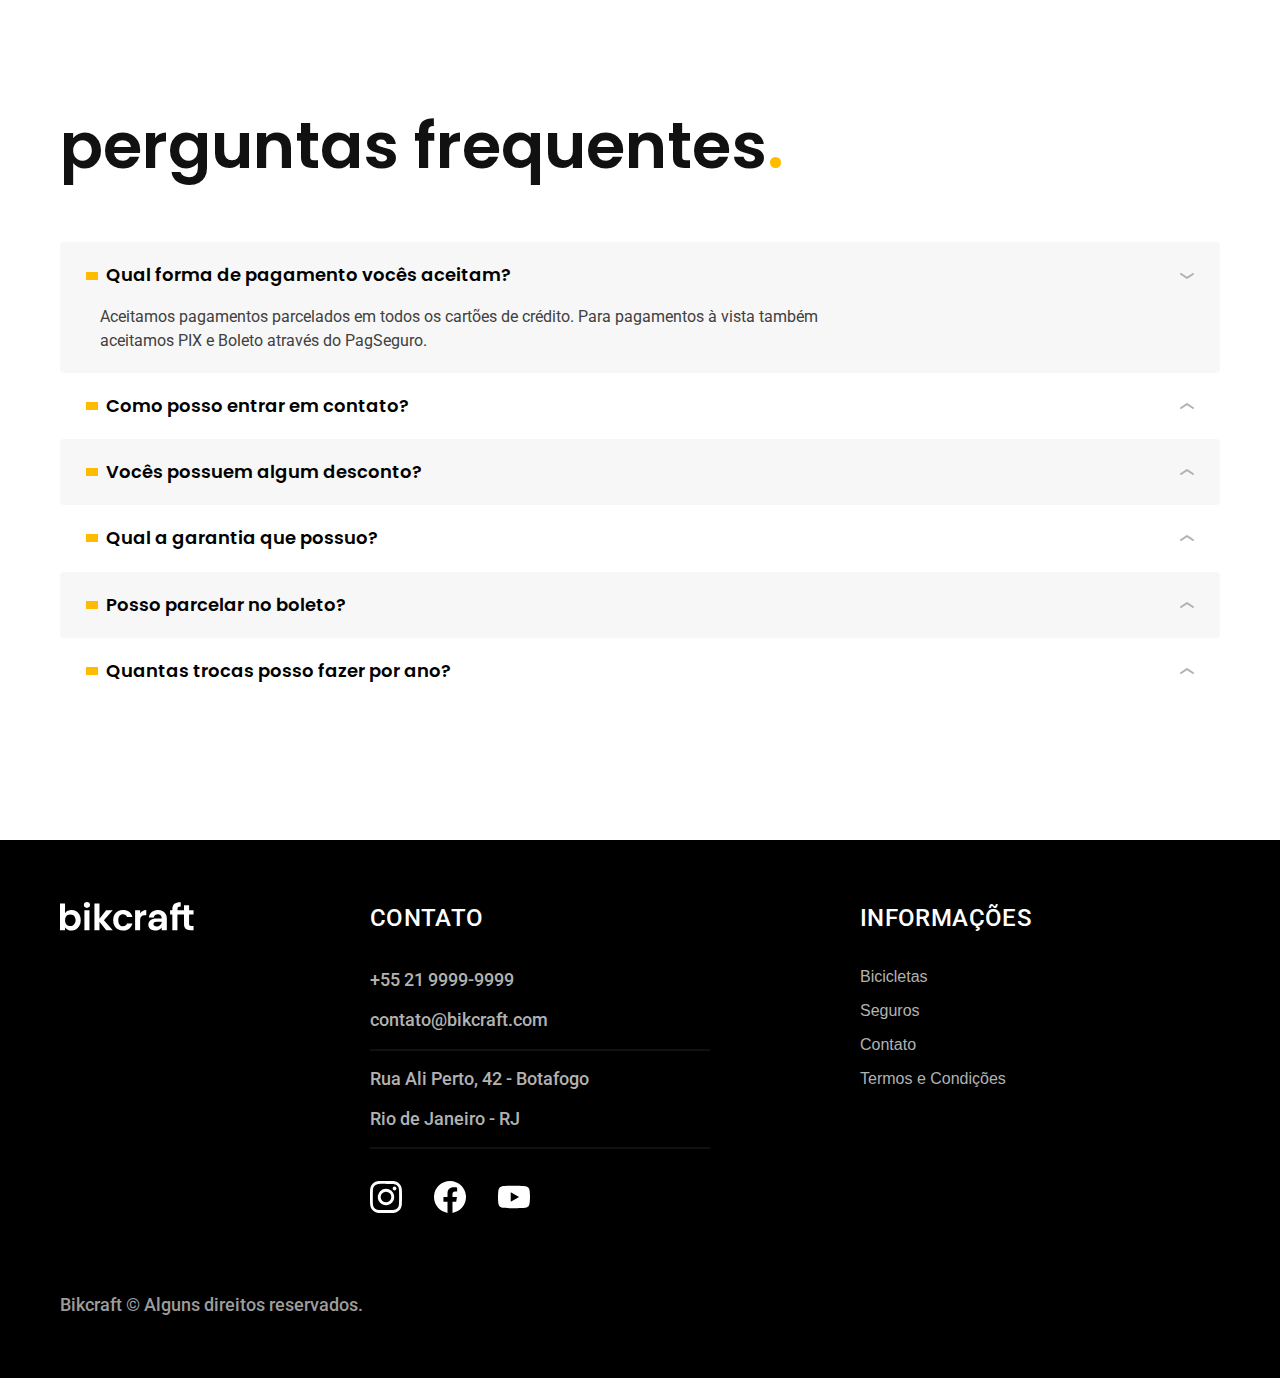
<file: seguros.html>
<!DOCTYPE html>
<html lang="pt-br">

<head>
  <meta charset="UTF-8">
  <meta name="viewport" content="width=device-width, initial-scale=1.0">
  <title>Seguros | Bikcraft</title>
  <meta name="Termos e condições" content="Bicicletas elétricas de alta precisão e qualidade,  feitas sob medida para o cliente. Explore o mundo na sua velocidade com a Bikcraft.">


  <link rel="preconnect" href="https://fonts.googleapis.com">
  <link rel="preconnect" href="https://fonts.gstatic.com" crossorigin>
  <link href="https://fonts.googleapis.com/css2?family=Merriweather:ital,wght@1,900&family=Poppins:wght@400;600&family=Roboto:wght@400;500&display=swap" rel="stylesheet">

  <link rel="icon" href="./favicon.svg" type="image/svg+xml">
  <link rel="preload" href="./css/style.min.css" as="style">
  <link rel="stylesheet" href="./css/style.min.css">

  <script>
    document.documentElement.classList.add("js");
  </script>
</head>

<body id="seguros">
  <header class="header-bg">
    <div class="header container">
      <a href="./">
        <img src="./img/bikcraft.svg" alt="Bikcraft">
      </a>
      <nav aria-label="primaria">
        <ul class="header-menu font-1-m cor-0">
          <li><a href="./bicicletas.html">Bicicletas</a></li>
          <li><a href="./seguros.html">Seguros</a></li>
          <li><a href="./contato.html">Contato</a></li>
        </ul>
      </nav>
    </div>
  </header>

  <main class="seguros-bg">
    <div class="titulo-bg">
      <div class="titulo container">
        <p class="font-2-l-b cor-5">Escolha o seguro</p>
        <h1 class="font-1-xxl cor-0">você seguro<span class="cor-p1">.</span></h1>
      </div>
    </div>

    <div class="seguros container">
      <div class="seguros-item">
        <h3 class="font-1-xl cor-6">PRATA</h3>
        <span class="font-1-xl cor-0">R$ 199 <span class="font-1-xs cor-6">mensal</span></span>
        <ul class="font-2-m cor-0">
          <li>Duas trocas por ano</li>
          <li>Assistência técnica</li>
          <li>Suporte 08h às 18h</li>
          <li>Cobertura estadual</li>
        </ul>
        <a class="botao secundario" href="./orcamento.html?tipo=seguro&produto=prata">Inscreva-se</a>
      </div>

      <div class="seguros-item">
        <h3 class="font-1-xl cor-p1">OURO</h3>
        <span class="font-1-xl cor-0">R$ 299 <span class="font-1-xs cor-6">mensal</span></span>
        <ul class="font-2-m cor-0">
          <li>Cinco trocas por ano</li>
          <li>Assistência especial</li>
          <li>Suporte 24h</li>
          <li>Cobertura nacional</li>
          <li>Desconto em parceiros</li>
          <li>Acesso ao Clube Bikcraft</li>
        </ul>
        <a class="botao" href="./orcamento.html?tipo=seguro&produto=ouro">Inscreva-se</a>
      </div>
    </div>
  </main>

  <article class="vantagens-bg">
    <div class="vantagens container">
      <h2 class="font-1-xxl cor-0">vantagens<span class="cor-p1">.</span></h2>
      <ul>
        <li>
          <img src="./img/icones/eletrica.svg" alt="">
          <h3 class="font-1-l cor-0">Reparo Elétrico</h3>
          <p class="font-2-s cor-5">Garantimos o reparo completo do seu motor em caso de falhas. Sabemos que falhas são raras, mas estamos aqui para caso ocorra.</p>
        </li>
        <li>
          <img src="/img/icones/carbono.svg" alt="">
          <h3 class="font-1-l cor-0">Carbono</h2>
            <p class="font-2-s cor-5">Nossoa quadros são feitos para durar para sempre. Mas caso algo ocorra, ficamos felizes em reparar.</p>
        </li>
        <li>
          <img src="./img/icones/sustentavel.svg" alt="">
          <h3 class="font-1-l cor-0">Sustentável</h3>
          <p class="font-2-s cor-5">Trabalhamos com a filosofia de desperdício zero. Qualquer parte defeituosa é reciclada e reutilizada em outro projeto.</p>
        </li>
        <li>
          <img src="./img/icones/rastreador.svg" alt="">
          <h3 class="font-1-l cor-0">Rastreador</h3>
          <p class="font-2-s cor-5">Utilizamos o GPS da sua Bikcraft em conjunto com especialistas em segurança para efetuarmos a recuperação</p>
        </li>
        <li>
          <img src="./img/icones/seguro.svg" alt="">
          <h3 class="font-1-l cor-0">Segurança</h3>
          <p class="font-2-s cor-5">Com o seguro Bikcraft você pode ficar tranquilo em saber que o seu dinheiro não será perdido em casos de roubo</p>
        </li>
        <li>
          <img src="./img/icones/velocidade.svg" alt="">
          <h3 class="font-1-l cor-0">Rapidez</h3>
          <p class="font-2-s cor-5">A sua Bikcraft ficará pronta para uso no mesmo dia, caso você traga ela para ser reparada em uma das filiais.</p>
        </li>
      </ul>
    </div>
  </article>

  <article class="perguntas container">
    <h2 class="font-1-xxl">perguntas frequentes<span class="cor-p1">.</span></h2>

    <dl>
      <div>
        <dt><button class="font-1-m-b " aria-controls="pergunta1" aria-expanded="true">Qual forma de pagamento vocês aceitam?</button></dt>
        <dd id="pergunta1" class="font-2-s cor-9 ativa">Aceitamos pagamentos parcelados em todos os cartões de crédito. Para pagamentos à vista também aceitamos PIX e Boleto através do PagSeguro.</dd>
      </div>
      <div>
        <dt><button class="font-1-m-b " aria-controls="pergunta2" aria-expanded="false">Como posso entrar em contato?</button></dt>
        <dd id="pergunta2" class="font-2-s cor-9">Aceitamos pagamentos parcelados em todos os cartões de crédito. Para pagamentos à vista também aceitamos PIX e Boleto através do PagSeguro.</dd>
      </div>
      <div>
        <dt><button class="font-1-m-b " aria-controls="pergunta3" aria-expanded="false">Vocês possuem algum desconto?</button></dt>
        <dd id="pergunta3" class="font-2-s cor-9">Aceitamos pagamentos parcelados em todos os cartões de crédito. Para pagamentos à vista também aceitamos PIX e Boleto através do PagSeguro.</dd>
      </div>
      <div>
        <dt><button class="font-1-m-b " aria-controls="pergunta4" aria-expanded="false">Qual a garantia que possuo?</button></dt>
        <dd id="pergunta4" class="font-2-s cor-9">Aceitamos pagamentos parcelados em todos os cartões de crédito. Para pagamentos à vista também aceitamos PIX e Boleto através do PagSeguro.</dd>
      </div>
      <div>
        <dt><button class="font-1-m-b " aria-controls="pergunta5" aria-expanded="false">Posso parcelar no boleto?</button></dt>
        <dd id="pergunta5" class="font-2-s cor-9">Aceitamos pagamentos parcelados em todos os cartões de crédito. Para pagamentos à vista também aceitamos PIX e Boleto através do PagSeguro.</dd>
      </div>
      <div>
        <dt><button class="font-1-m-b " aria-controls="pergunta6" aria-expanded="false">Quantas trocas posso fazer por ano?</button></dt>
        <dd id="pergunta6" class="font-2-s cor-9">Aceitamos pagamentos parcelados em todos os cartões de crédito. Para pagamentos à vista também aceitamos PIX e Boleto através do PagSeguro.</dd>
      </div>
    </dl>
  </article>

  <footer class="footer-bg">
    <div class="footer container"><img src="./img/bikcraft.svg" alt="Bikcraft">
      <div class="footer-contato">
        <h3 class="font-2-l-b cor-0">Contato</h3>
        <ul class="font-2-m cor-5">
          <li><a href="tel: +5521999999999">+55 21 9999-9999</a></li>
          <li><a href="mailto: contato@bikcraft.com">contato@bikcraft.com</a></li>
          <li>Rua Ali Perto, 42 - Botafogo</li>
          <li>Rio de Janeiro - RJ</li>
        </ul>
        <div class="footer-redes">
          <a href="./">
            <img src="./img/redes/instagram.svg" alt="Instagram">
          </a>
          <a href="./">
            <img src="./img/redes/facebook.svg" alt="Facebook">
          </a>
          <a href="./">
            <img src="./img/redes/youtube.svg" alt="Youtube">
          </a>
        </div>
      </div>
      <div class="footer-informacoes">
        <h3 class="font-2-l-b cor-0">Informações</h3>
        <nav>
          <ul class="font-l-m cor-5">
            <li><a href="./bicicletas.html">Bicicletas</a></li>
            <li><a href="./seguros.html">Seguros</a></li>
            <li><a href="./contato.html">Contato</a></li>
            <li><a href="./contato.html">Termos e Condições</a></li>
          </ul>
        </nav>
      </div>
      <p class="footer-copy font-2-m cor-6">Bikcraft © Alguns direitos reservados.</p>
    </div>
  </footer>

  <script src="./js/script.js"></script>
</body>

</html>
</file>
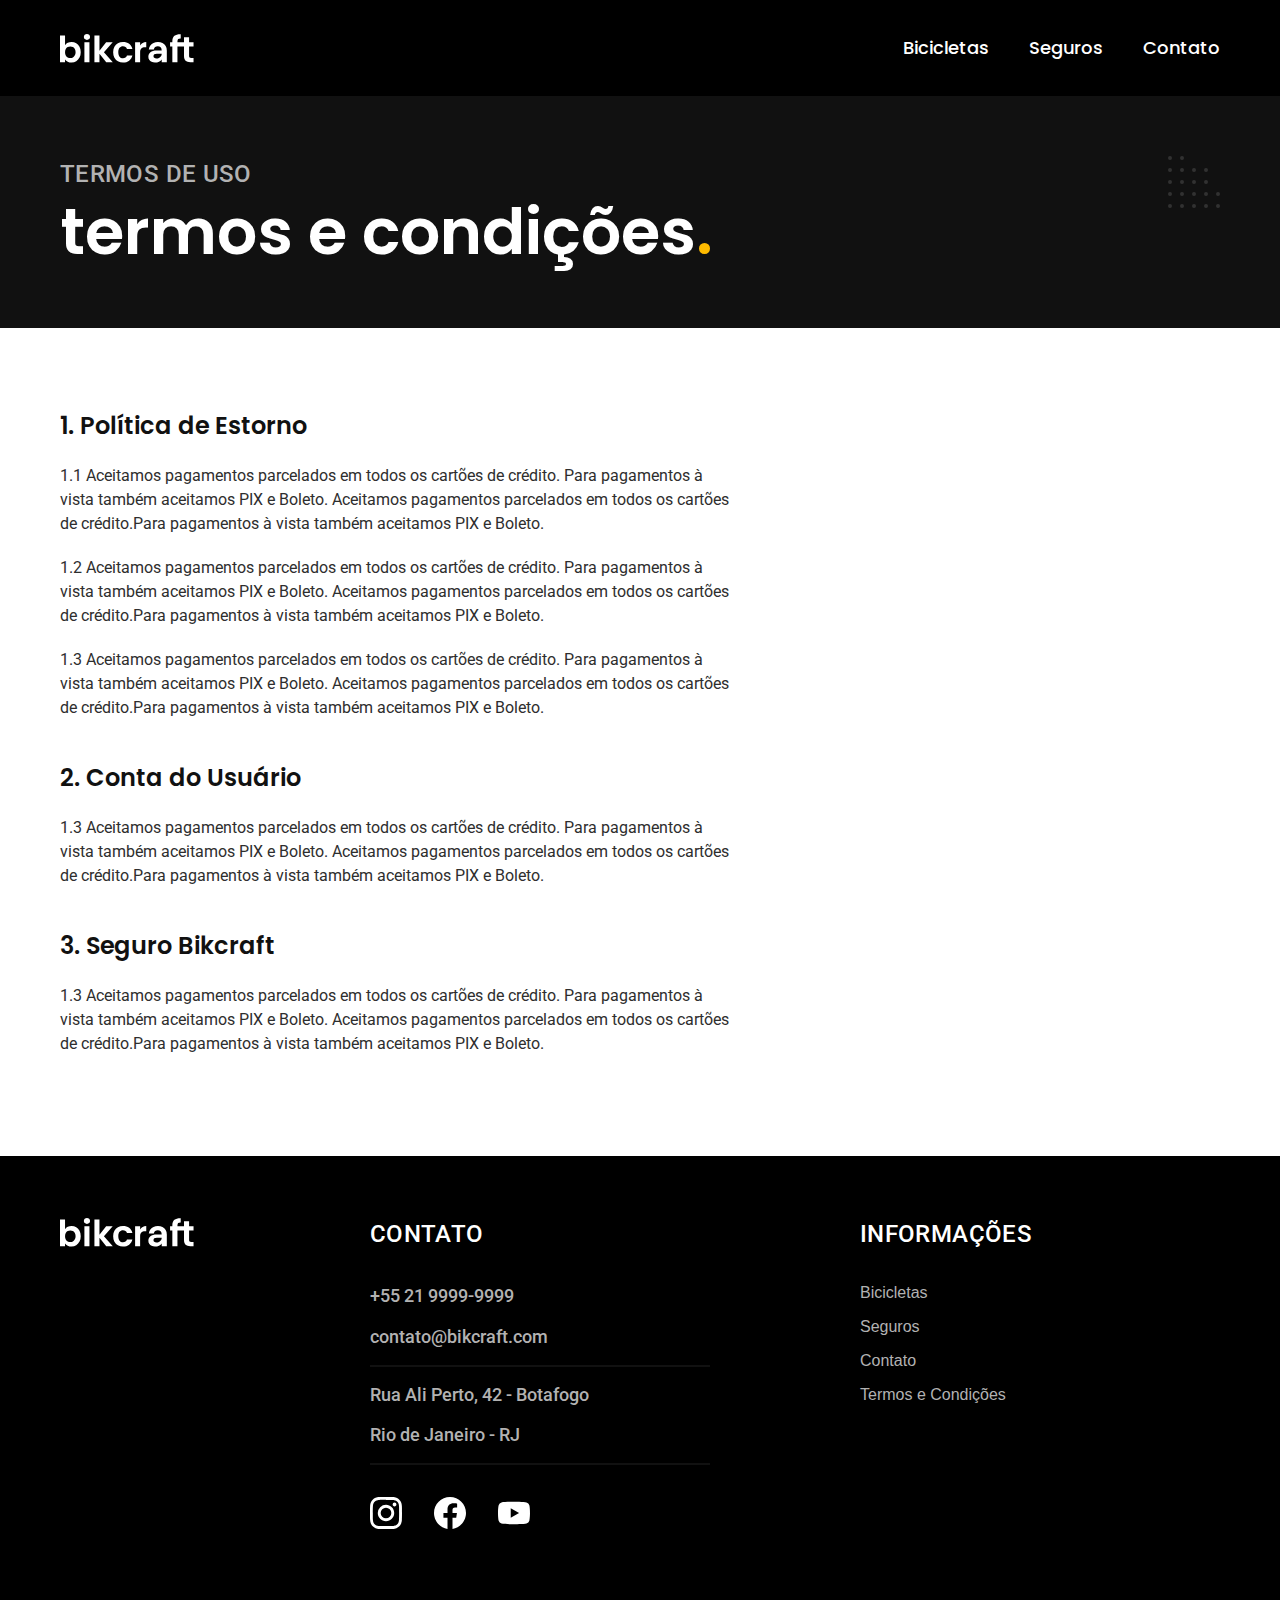
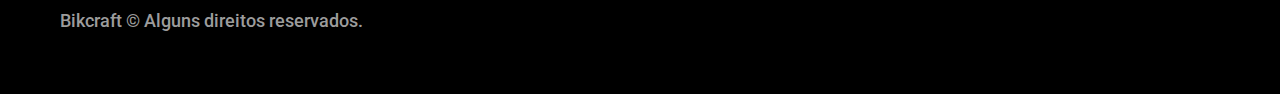
<file: termos.html>
<!DOCTYPE html>
<html lang="pt-br">

<head>
  <meta charset="UTF-8">
  <meta name="viewport" content="width=device-width, initial-scale=1.0">
  <title>Termos e Condições | Bikcraft</title>
  <meta name="Termos e condições" content="Bicicletas elétricas de alta precisão e qualidade,  feitas sob medida para o cliente. Explore o mundo na sua velocidade com a Bikcraft.">


  <link rel="preconnect" href="https://fonts.googleapis.com">
  <link rel="preconnect" href="https://fonts.gstatic.com" crossorigin>
  <link href="https://fonts.googleapis.com/css2?family=Merriweather:ital,wght@1,900&family=Poppins:wght@400;600&family=Roboto:wght@400;500&display=swap" rel="stylesheet">

  <link rel="icon" href="./favicon.svg" type="image/svg+xml">
  <link rel="preload" href="./css/style.min.css" as="style">
  <link rel="stylesheet" href="./css/style.min.css">

  <script>
    document.documentElement.classList.add("js");
  </script>
</head>

<body id="termos">
  <header class="header-bg">
    <div class="header container">
      <a href="./">
        <img src="./img/bikcraft.svg" alt="Bikcraft">
      </a>
      <nav aria-label="primaria">
        <ul class="header-menu font-1-m cor-0">
          <li><a href="./bicicletas.html">Bicicletas</a></li>
          <li><a href="./seguros.html">Seguros</a></li>
          <li><a href="./contato.html">Contato</a></li>
        </ul>
      </nav>
    </div>
  </header>

  <main>
    <div class="titulo-bg">
      <div class="titulo container">
        <p class="font-2-l-b cor-5">Termos de uso</p>
        <h1 class="font-1-xxl cor-0">termos e condições<span class="cor-p1">.</span></h1>
      </div>
    </div>

    <div class="termos font-2-s cor-10 container">

      <h2 class="font-1-l cor-11">1. Política de Estorno</h2>
      <p>1.1 Aceitamos pagamentos parcelados em todos os cartões de crédito. Para pagamentos à vista também aceitamos PIX e Boleto. Aceitamos pagamentos parcelados em todos os cartões de crédito.Para pagamentos à vista também aceitamos PIX e Boleto.</p>
      <p>1.2 Aceitamos pagamentos parcelados em todos os cartões de crédito. Para pagamentos à vista também aceitamos PIX e Boleto. Aceitamos pagamentos parcelados em todos os cartões de crédito.Para pagamentos à vista também aceitamos PIX e Boleto.</p>
      <p>1.3 Aceitamos pagamentos parcelados em todos os cartões de crédito. Para pagamentos à vista também aceitamos PIX e Boleto. Aceitamos pagamentos parcelados em todos os cartões de crédito.Para pagamentos à vista também aceitamos PIX e Boleto.</p>
      <h2 class="font-1-l cor-11">2. Conta do Usuário</h2>
      <p>1.3 Aceitamos pagamentos parcelados em todos os cartões de crédito. Para pagamentos à vista também aceitamos PIX e Boleto. Aceitamos pagamentos parcelados em todos os cartões de crédito.Para pagamentos à vista também aceitamos PIX e Boleto.</p>
      <h2 class="font-1-l cor-11">3. Seguro Bikcraft</h2>
      <p>1.3 Aceitamos pagamentos parcelados em todos os cartões de crédito. Para pagamentos à vista também aceitamos PIX e Boleto. Aceitamos pagamentos parcelados em todos os cartões de crédito.Para pagamentos à vista também aceitamos PIX e Boleto.</p>
    </div>
  </main>

  <footer class="footer-bg">
    <div class="footer container"><img src="./img/bikcraft.svg" alt="Bikcraft">
      <div class="footer-contato">
        <h3 class="font-2-l-b cor-0">Contato</h3>
        <ul class="font-2-m cor-5">
          <li><a href="tel: +5521999999999">+55 21 9999-9999</a></li>
          <li><a href="mailto: contato@bikcraft.com">contato@bikcraft.com</a></li>
          <li>Rua Ali Perto, 42 - Botafogo</li>
          <li>Rio de Janeiro - RJ</li>
        </ul>
        <div class="footer-redes">
          <a href="./">
            <img src="./img/redes/instagram.svg" alt="Instagram">
          </a>
          <a href="./">
            <img src="./img/redes/facebook.svg" alt="Facebook">
          </a>
          <a href="./">
            <img src="./img/redes/youtube.svg" alt="Youtube">
          </a>
        </div>
      </div>
      <div class="footer-informacoes">
        <h3 class="font-2-l-b cor-0">Informações</h3>
        <nav>
          <ul class="font-l-m cor-5">
            <li><a href="./bicicletas.html">Bicicletas</a></li>
            <li><a href="./seguros.html">Seguros</a></li>
            <li><a href="./contato.html">Contato</a></li>
            <li><a href="./contato.html">Termos e Condições</a></li>
          </ul>
        </nav>
      </div>
      <p class="footer-copy font-2-m cor-6">Bikcraft © Alguns direitos reservados.</p>
    </div>
  </footer>

  <script src="./js/script.js"></script>
</body>

</html>
</file>
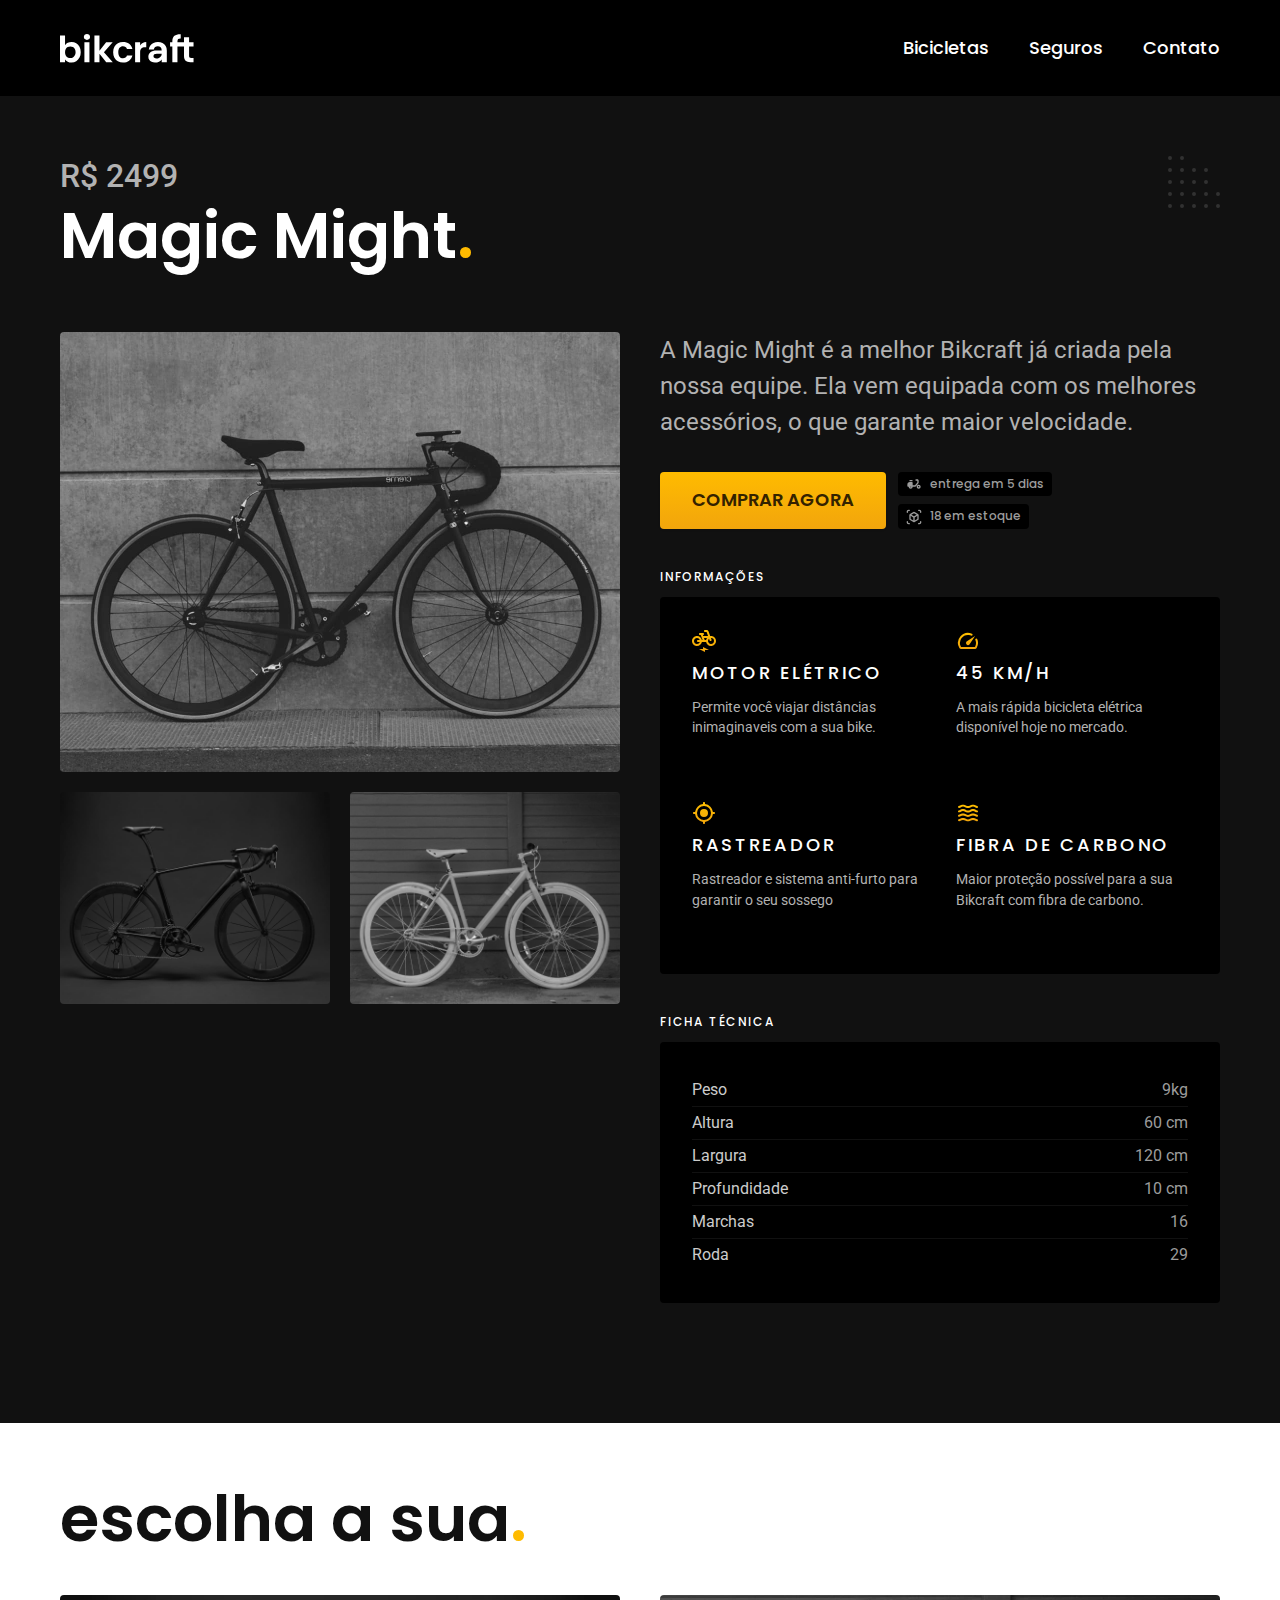
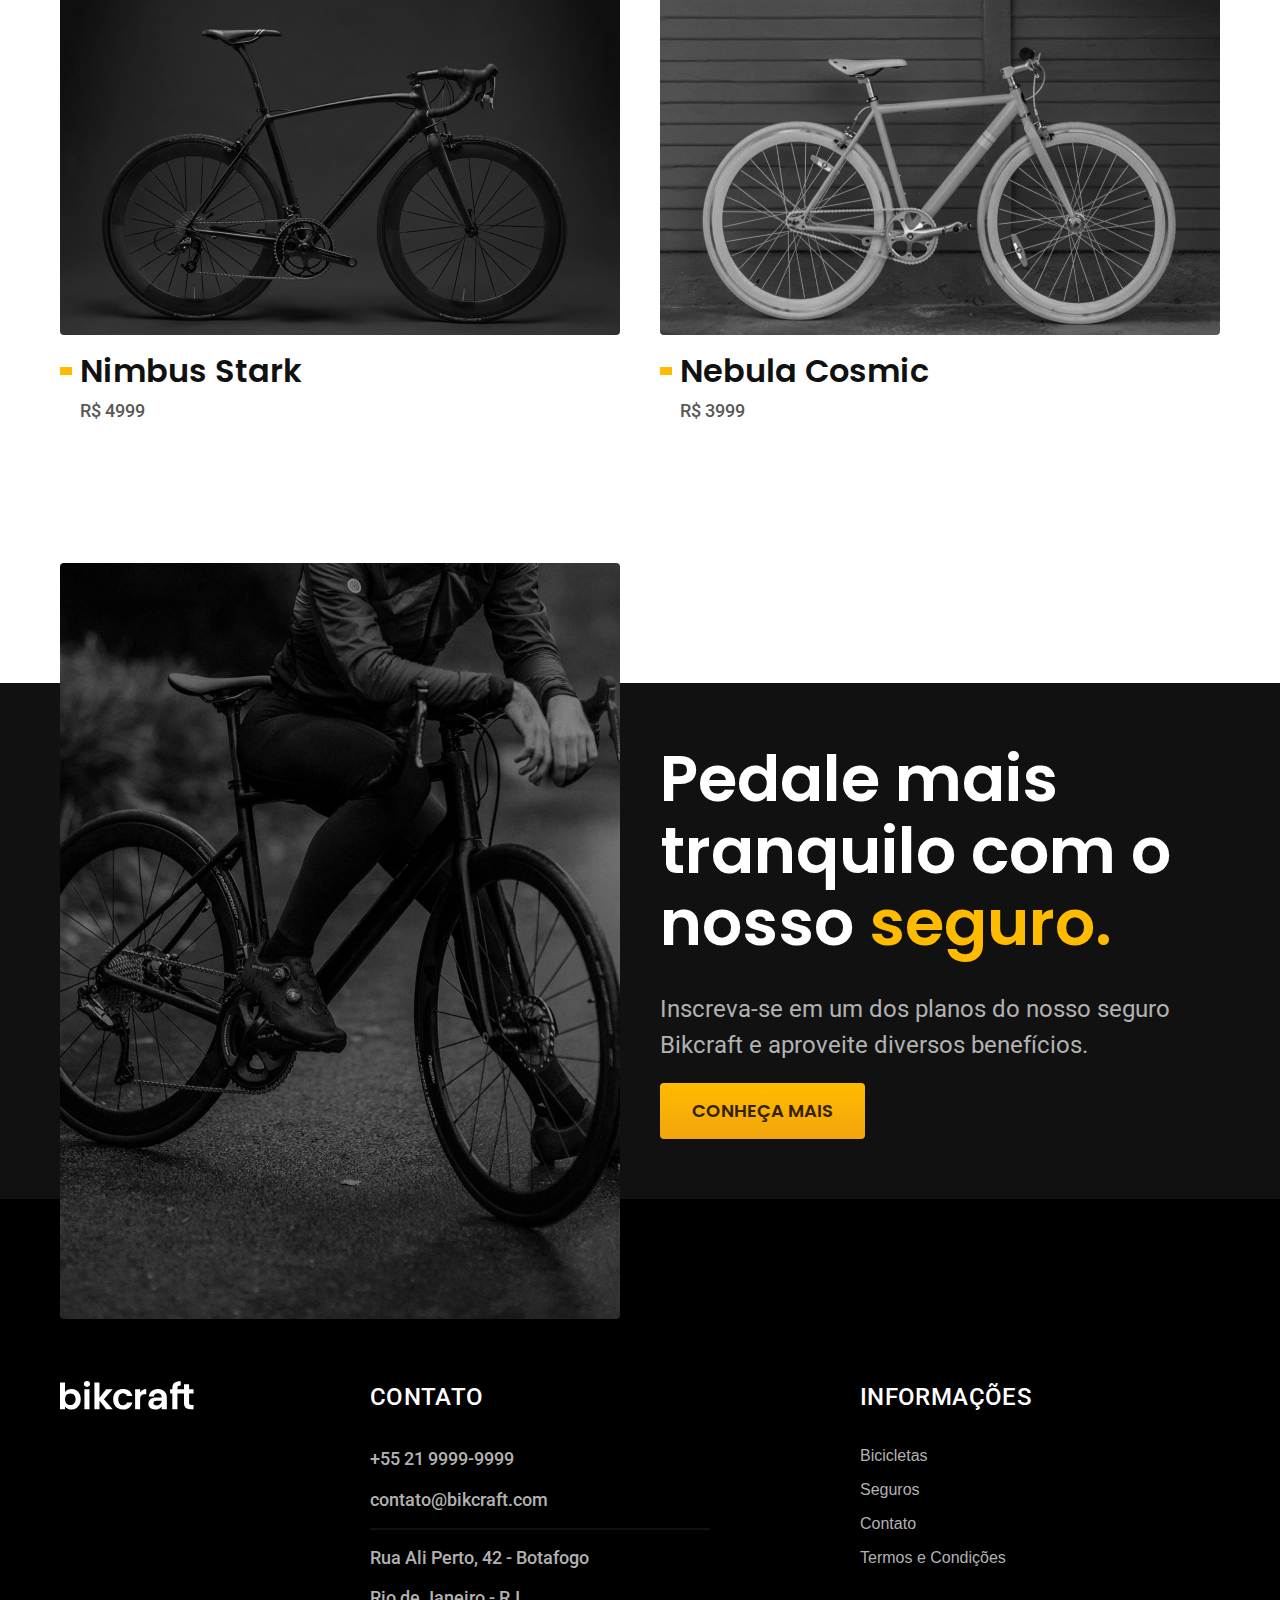
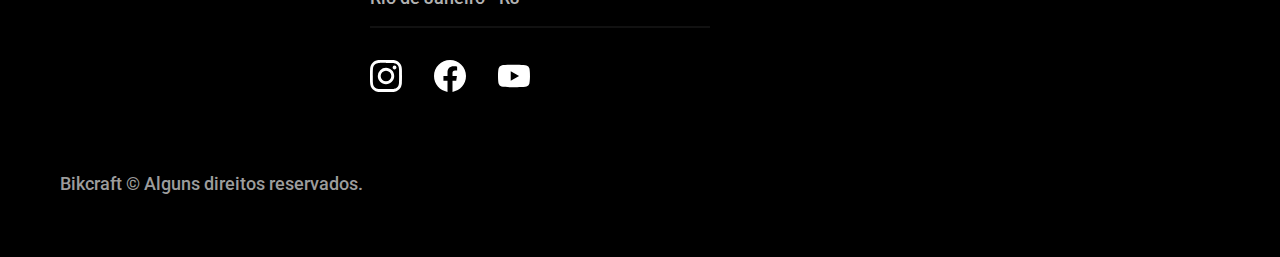
<file: bicicletas/magic.html>
<!DOCTYPE html>
<html lang="pt-br">

<head>
  <meta charset="UTF-8">
  <meta name="viewport" content="width=device-width, initial-scale=1.0">
  <title>Magic | Bikcraft</title>
  <meta name="description" content="Termos e condições">


  <link rel="preconnect" href="https://fonts.googleapis.com">
  <link rel="preconnect" href="https://fonts.gstatic.com" crossorigin>
  <link href="https://fonts.googleapis.com/css2?family=Merriweather:ital,wght@1,900&family=Poppins:wght@400;600&family=Roboto:wght@400;500&display=swap" rel="stylesheet">

  <link rel="icon" href="../favicon.svg" type="image/svg+xml">
  <link rel="preload" href="../css/style.min.css" as="style">
  <link rel="stylesheet" href="../css/style.min.css">

  <script>
    document.documentElement.classList.add("js");
  </script>
</head>

<body id="bicicleta">
  <header class="header-bg">
    <div class="header container">
      <a href="../">
        <img src="../img/bikcraft.svg" alt="Bikcraft">
      </a>
      <nav aria-label="primaria">
        <ul class="header-menu font-1-m cor-0">
          <li><a href="../bicicletas.html">Bicicletas</a></li>
          <li><a href="../seguros.html">Seguros</a></li>
          <li><a href="../contato.html">Contato</a></li>
        </ul>
      </nav>
    </div>
  </header>

  <main class="titulo-bg">
    <div>
      <div class="titulo container">
        <p class="font-2-xl cor-5">R$ 2499</p>
        <h1 class="font-1-xxl cor-0">Magic Might<span class="cor-p1">.</span></h1>
      </div>
    </div>

    <div class="bicicleta container">
      <div class="bicicleta-imagens">
        <img src="../img/bicicleta/nimbus2.jpg" alt="Bicicleta 1">
        <img src="../img/bicicleta/nimbus1.jpg" alt="Bicicleta 2">
        <img src="../img/bicicleta/nimbus3.jpg" alt="Bicicleta 3">
      </div>

      <div class="bicicleta-conteudo">
        <p class="font-2-l cor-5">A Magic Might é a melhor Bikcraft já criada pela nossa equipe. Ela vem equipada com os melhores acessórios, o que garante maior velocidade.</p>
        <div class="bicicleta-comprar">
          <a class="botao" href="../orcamento.html?tipo=bikcraft&produto=magic">Comprar Agora</a>
          <span class="font-1-xs cor-6"><img src="../img/icones/entrega.svg" alt=""> entrega em 5 dias</span>
          <span class="font-1-xs cor-6"><img src="../img/icones/estoque.svg" alt="">18 em estoque</span>
        </div>
        <h2 class="font-1-xs cor-0">Informações</h2>
        <ul class="bicicleta-informacoes">
          <li>
            <img src="../img/icones/eletrica.svg" alt="">
            <h2 class="font-1-m cor-0">Motor Elétrico</h2>
            <p class="font-2-xs cor-5">Permite você viajar distâncias inimaginaveis com a sua bike.</p>
          </li>
          <li>
            <img src="../img/icones/velocidade.svg" alt="">
            <h2 class="font-1-m cor-0">45 km/h</h2>
            <p class="font-2-xs cor-5">A mais rápida bicicleta elétrica disponível hoje no mercado.</p>
          </li>
          <li>
            <img src="../img/icones/rastreador.svg" alt="">
            <h2 class="font-1-m cor-0">Rastreador</h2>
            <p class="font-2-xs cor-5">Rastreador e sistema anti-furto para garantir o seu sossego</p>
          </li>
          <li>
            <img src="../img/icones/carbono.svg" alt="">
            <h2 class="font-1-m cor-0">Fibra de Carbono</h2>
            <p class="font-2-xs cor-5">Maior proteção possível para a sua Bikcraft com fibra de carbono.</p>
          </li>
        </ul>
        <h2 class="font-1-xs cor-0">Ficha técnica</h2>
        <ul class="bicicleta-ficha font-2-s cor-4">
          <li>Peso <span>9kg</span></li>
          <li>Altura <span>60 cm</span></li>
          <li>Largura <span>120 cm</span></li>
          <li>Profundidade <span>10 cm</span></li>
          <li>Marchas <span>16</span></li>
          <li>Roda <span>29</span></li>
        </ul>
      </div>
    </div>
  </main>

  <article class="bicicletas-lista container">
    <h2 class="font-1-xxl">escolha a sua<span class="cor-p1">.</span></h2>

    <ul>
      <li>
        <a href="./nimbus.html">
          <img src="../img/bicicletas/nimbus.jpg" alt="Bicicleta preta">
          <h3 class="font-1-xl">Nimbus Stark</h3>
          <span class="font-2-m cor-8">R$ 4999</span>
        </a>
      </li>

      <li>
        <a href="./nebula.html">
          <img src="../img/bicicletas/nebula.jpg" alt="Bicicleta preta">
          <h3 class="font-1-xl">Nebula Cosmic</h3>
          <span class="font-2-m cor-8">R$ 3999</span>
        </a>
      </li>
    </ul>
  </article>

  <article class="seguro-bg">
    <div class="seguro container">
      <div class="seguro-imagem">
        <img src="../img/fotos/seguros.jpg" alt="Pessoa parada em cima de uma bicicleta">
      </div>
      <div class="seguro-conteudo">
        <h2 class="font-1-xxl cor-0">Pedale mais tranquilo com o nosso <span class="cor-p1">seguro.</span></h2>
        <p class="font-2-l cor-5">Inscreva-se em um dos planos do nosso seguro Bikcraft e aproveite diversos benefícios.</p>
        <a class="botao" href="../seguros.html">Conheça Mais</a>
      </div>
    </div>
  </article>

  <footer class="footer-bg">
    <div class="footer container"><img src="../img/bikcraft.svg" alt="Bikcraft">
      <div class="footer-contato">
        <h3 class="font-2-l-b cor-0">Contato</h3>
        <ul class="font-2-m cor-5">
          <li><a href="tel: +5521999999999">+55 21 9999-9999</a></li>
          <li><a href="mailto: contato@bikcraft.com">contato@bikcraft.com</a></li>
          <li>Rua Ali Perto, 42 - Botafogo</li>
          <li>Rio de Janeiro - RJ</li>
        </ul>
        <div class="footer-redes">
          <a href="../">
            <img src="../img/redes/instagram.svg" alt="Instagram">
          </a>
          <a href="../">
            <img src="../img/redes/facebook.svg" alt="Facebook">
          </a>
          <a href="../">
            <img src="../img/redes/youtube.svg" alt="Youtube">
          </a>
        </div>
      </div>
      <div class="footer-informacoes">
        <h3 class="font-2-l-b cor-0">Informações</h3>
        <nav>
          <ul class="font-l-m cor-5">
            <li><a href="../bicicletas.html">Bicicletas</a></li>
            <li><a href="../seguros.html">Seguros</a></li>
            <li><a href="../contato.html">Contato</a></li>
            <li><a href="../contato.html">Termos e Condições</a></li>
          </ul>
        </nav>
      </div>
      <p class="footer-copy font-2-m cor-6">Bikcraft © Alguns direitos reservados.</p>
    </div>
  </footer>

  <script src="../js/script.js"></script>
</body>

</html>
</file>
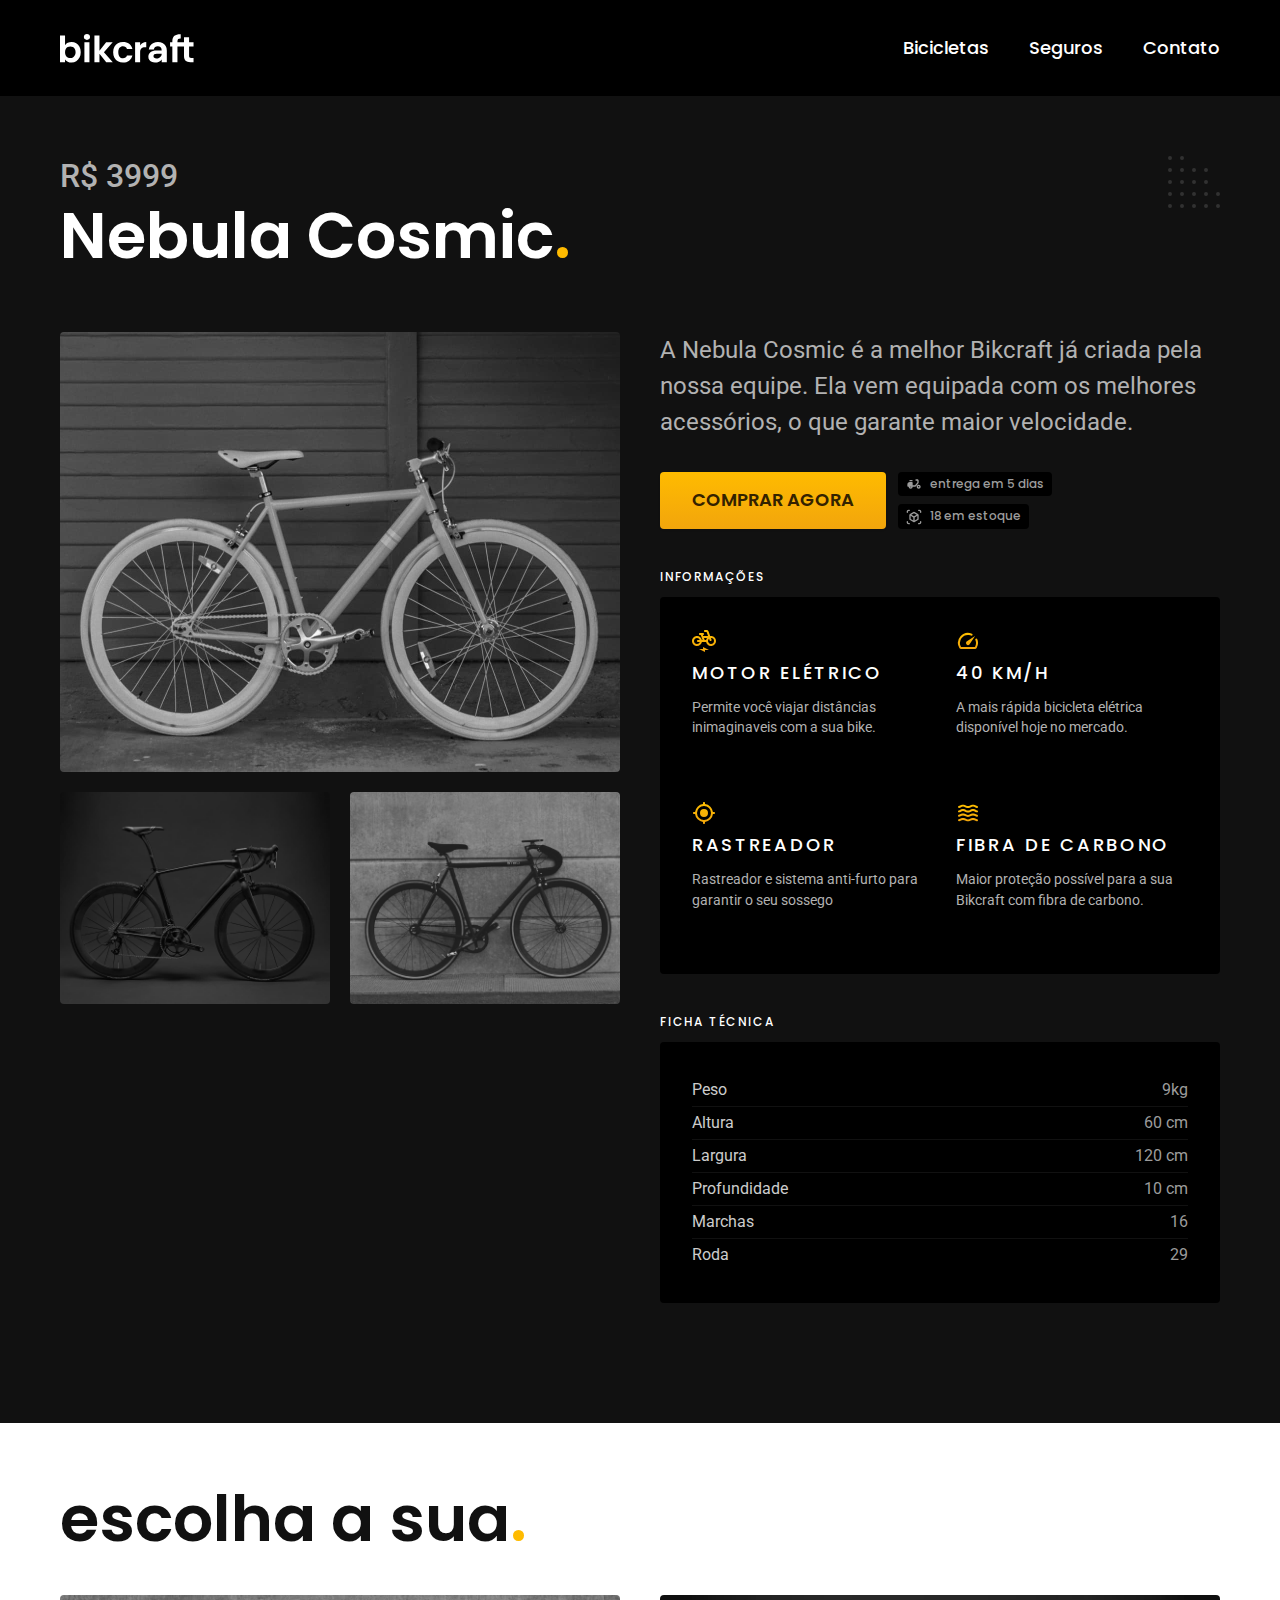
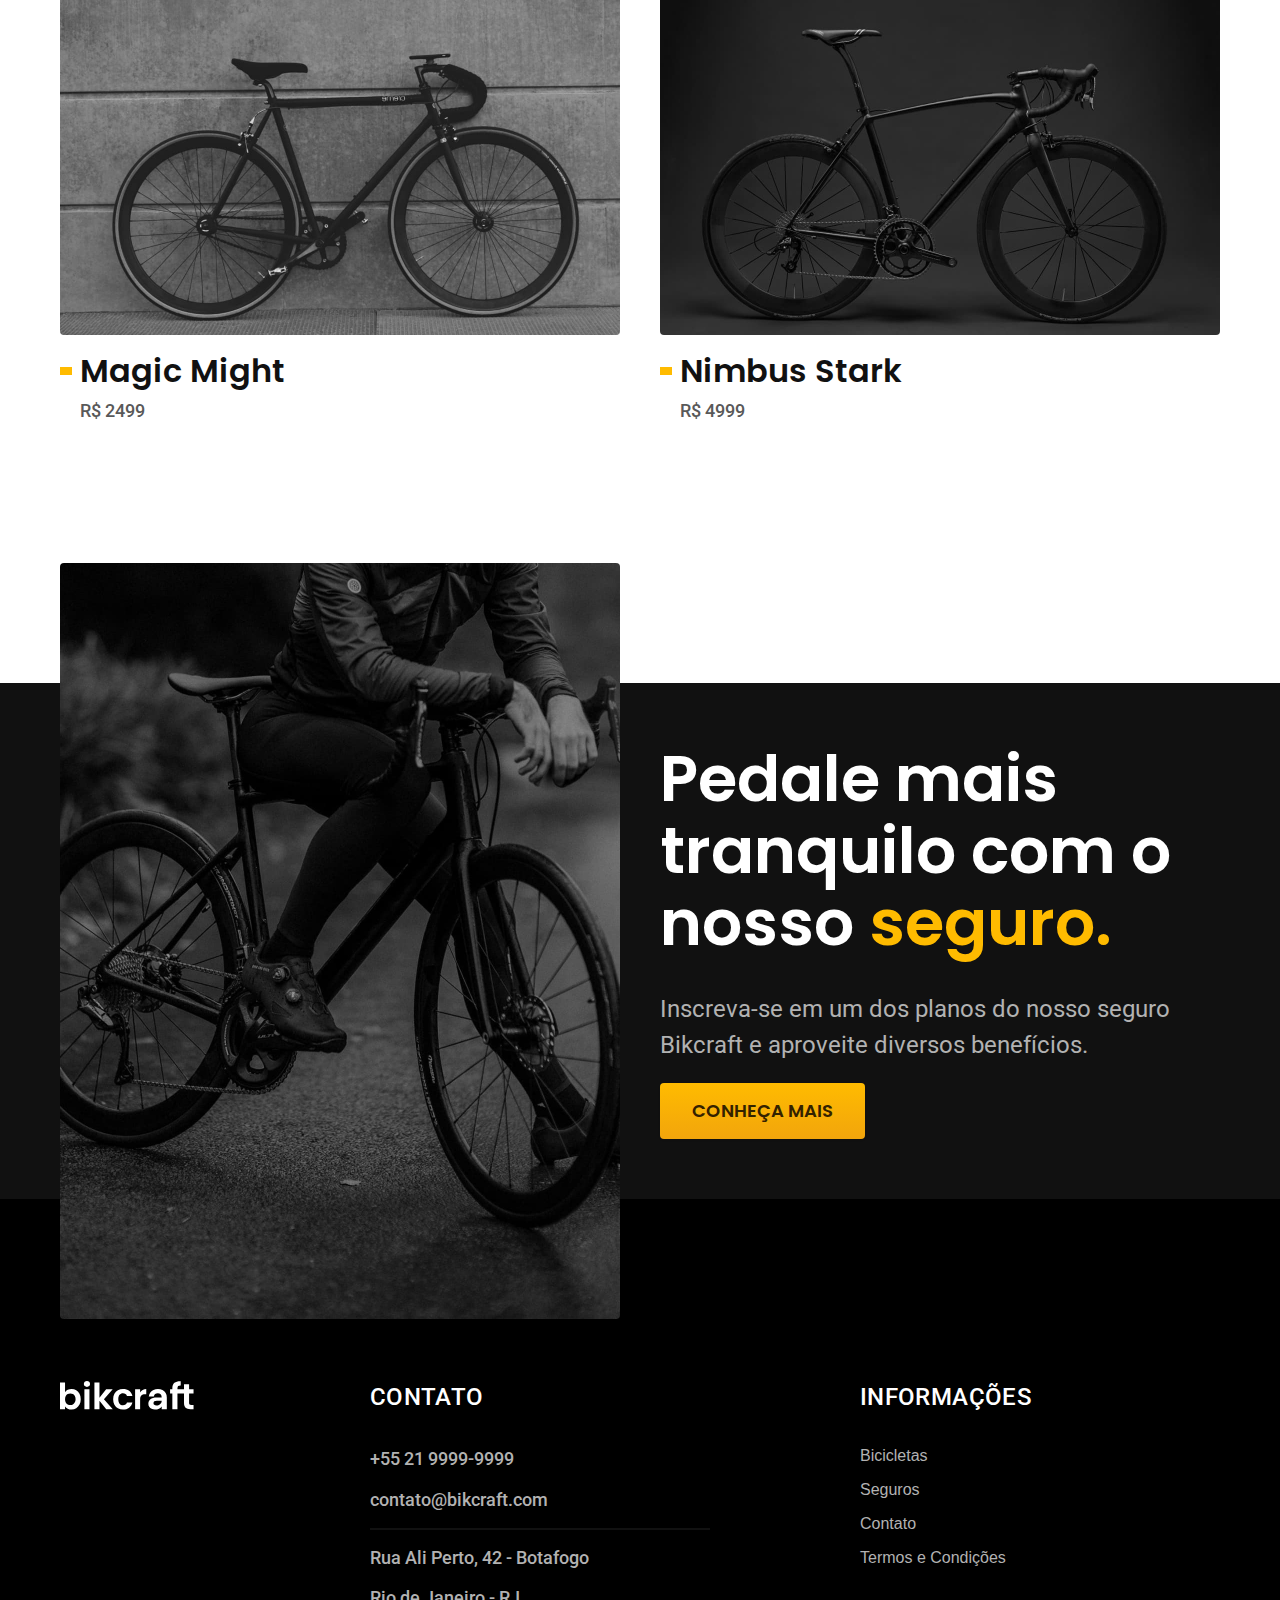
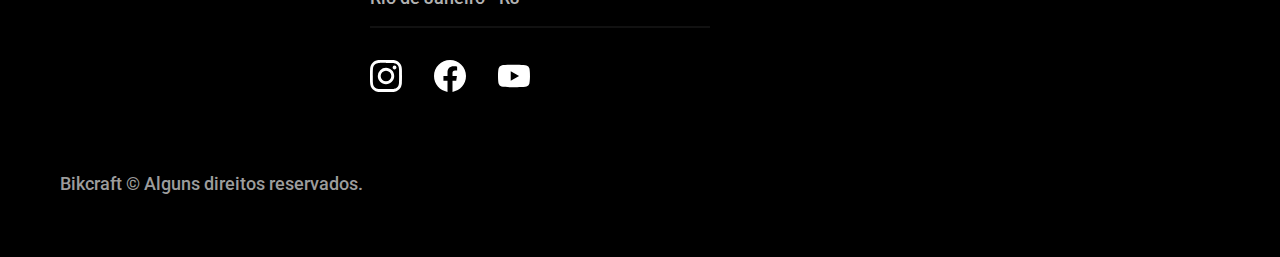
<file: bicicletas/nebula.html>
<!DOCTYPE html>
<html lang="pt-br">

<head>
  <meta charset="UTF-8">
  <meta name="viewport" content="width=device-width, initial-scale=1.0">
  <title>Nebula | Bikcraft</title>
  <meta name="description" content="Termos e condições">


  <link rel="preconnect" href="https://fonts.googleapis.com">
  <link rel="preconnect" href="https://fonts.gstatic.com" crossorigin>
  <link href="https://fonts.googleapis.com/css2?family=Merriweather:ital,wght@1,900&family=Poppins:wght@400;600&family=Roboto:wght@400;500&display=swap" rel="stylesheet">

  <link rel="icon" href="../favicon.svg" type="image/svg+xml">
  <link rel="preload" href="../css/style.min.css" as="style">
  <link rel="stylesheet" href="../css/style.min.css">

  <script>
    document.documentElement.classList.add("js");
  </script>
</head>

<body id="bicicleta">
  <header class="header-bg">
    <div class="header container">
      <a href="../">
        <img src="../img/bikcraft.svg" alt="Bikcraft">
      </a>
      <nav aria-label="primaria">
        <ul class="header-menu font-1-m cor-0">
          <li><a href="../bicicletas.html">Bicicletas</a></li>
          <li><a href="../seguros.html">Seguros</a></li>
          <li><a href="../contato.html">Contato</a></li>
        </ul>
      </nav>
    </div>
  </header>

  <main class="titulo-bg">
    <div>
      <div class="titulo container">
        <p class="font-2-xl cor-5">R$ 3999</p>
        <h1 class="font-1-xxl cor-0">Nebula Cosmic<span class="cor-p1">.</span></h1>
      </div>
    </div>

    <div class="bicicleta container">
      <div class="bicicleta-imagens">
        <img src="../img/bicicleta/nimbus3.jpg" alt="Bicicleta 1">
        <img src="../img/bicicleta/nimbus1.jpg" alt="Bicicleta 2">
        <img src="../img/bicicleta/nimbus2.jpg" alt="Bicicleta 3">
      </div>

      <div class="bicicleta-conteudo">
        <p class="font-2-l cor-5">A Nebula Cosmic é a melhor Bikcraft já criada pela nossa equipe. Ela vem equipada com os melhores acessórios, o que garante maior velocidade.</p>
        <div class="bicicleta-comprar">
          <a class="botao" href="../orcamento.html?tipo=bikcraft&produto=nebula">Comprar Agora</a>
          <span class="font-1-xs cor-6"><img src="../img/icones/entrega.svg" alt=""> entrega em 5 dias</span>
          <span class="font-1-xs cor-6"><img src="../img/icones/estoque.svg" alt="">18 em estoque</span>
        </div>
        <h2 class="font-1-xs cor-0">Informações</h2>
        <ul class="bicicleta-informacoes">
          <li>
            <img src="../img/icones/eletrica.svg" alt="">
            <h2 class="font-1-m cor-0">Motor Elétrico</h2>
            <p class="font-2-xs cor-5">Permite você viajar distâncias inimaginaveis com a sua bike.</p>
          </li>
          <li>
            <img src="../img/icones/velocidade.svg" alt="">
            <h2 class="font-1-m cor-0">40 km/h</h2>
            <p class="font-2-xs cor-5">A mais rápida bicicleta elétrica disponível hoje no mercado.</p>
          </li>
          <li>
            <img src="../img/icones/rastreador.svg" alt="">
            <h2 class="font-1-m cor-0">Rastreador</h2>
            <p class="font-2-xs cor-5">Rastreador e sistema anti-furto para garantir o seu sossego</p>
          </li>
          <li>
            <img src="../img/icones/carbono.svg" alt="">
            <h2 class="font-1-m cor-0">Fibra de Carbono</h2>
            <p class="font-2-xs cor-5">Maior proteção possível para a sua Bikcraft com fibra de carbono.</p>
          </li>
        </ul>
        <h2 class="font-1-xs cor-0">Ficha técnica</h2>
        <ul class="bicicleta-ficha font-2-s cor-4">
          <li>Peso <span>9kg</span></li>
          <li>Altura <span>60 cm</span></li>
          <li>Largura <span>120 cm</span></li>
          <li>Profundidade <span>10 cm</span></li>
          <li>Marchas <span>16</span></li>
          <li>Roda <span>29</span></li>
        </ul>
      </div>
    </div>
  </main>

  <article class="bicicletas-lista container">
    <h2 class="font-1-xxl">escolha a sua<span class="cor-p1">.</span></h2>

    <ul>
      <li>
        <a href="./magic.html">
          <img src="../img/bicicletas/magic.jpg" alt="Bicicleta preta">
          <h3 class="font-1-xl">Magic Might</h3>
          <span class="font-2-m cor-8">R$ 2499</span>
        </a>
      </li>

      <li>
        <a href="./nimbus.html">
          <img src="../img/bicicletas/nimbus.jpg" alt="Bicicleta preta">
          <h3 class="font-1-xl">Nimbus Stark</h3>
          <span class="font-2-m cor-8">R$ 4999</span>
        </a>
      </li>
    </ul>
  </article>

  <article class="seguro-bg">
    <div class="seguro container">
      <div class="seguro-imagem">
        <img src="../img/fotos/seguros.jpg" alt="Pessoa parada em cima de uma bicicleta">
      </div>
      <div class="seguro-conteudo">
        <h2 class="font-1-xxl cor-0">Pedale mais tranquilo com o nosso <span class="cor-p1">seguro.</span></h2>
        <p class="font-2-l cor-5">Inscreva-se em um dos planos do nosso seguro Bikcraft e aproveite diversos benefícios.</p>
        <a class="botao" href="../seguros.html">Conheça Mais</a>
      </div>
    </div>
  </article>

  <footer class="footer-bg">
    <div class="footer container"><img src="../img/bikcraft.svg" alt="Bikcraft">
      <div class="footer-contato">
        <h3 class="font-2-l-b cor-0">Contato</h3>
        <ul class="font-2-m cor-5">
          <li><a href="tel: +5521999999999">+55 21 9999-9999</a></li>
          <li><a href="mailto: contato@bikcraft.com">contato@bikcraft.com</a></li>
          <li>Rua Ali Perto, 42 - Botafogo</li>
          <li>Rio de Janeiro - RJ</li>
        </ul>
        <div class="footer-redes">
          <a href="../">
            <img src="../img/redes/instagram.svg" alt="Instagram">
          </a>
          <a href="../">
            <img src="../img/redes/facebook.svg" alt="Facebook">
          </a>
          <a href="../">
            <img src="../img/redes/youtube.svg" alt="Youtube">
          </a>
        </div>
      </div>
      <div class="footer-informacoes">
        <h3 class="font-2-l-b cor-0">Informações</h3>
        <nav>
          <ul class="font-l-m cor-5">
            <li><a href="../bicicletas.html">Bicicletas</a></li>
            <li><a href="../seguros.html">Seguros</a></li>
            <li><a href="../contato.html">Contato</a></li>
            <li><a href="../contato.html">Termos e Condições</a></li>
          </ul>
        </nav>
      </div>
      <p class="footer-copy font-2-m cor-6">Bikcraft © Alguns direitos reservados.</p>
    </div>
  </footer>

  <script src="../js/script.js"></script>
</body>

</html>
</file>
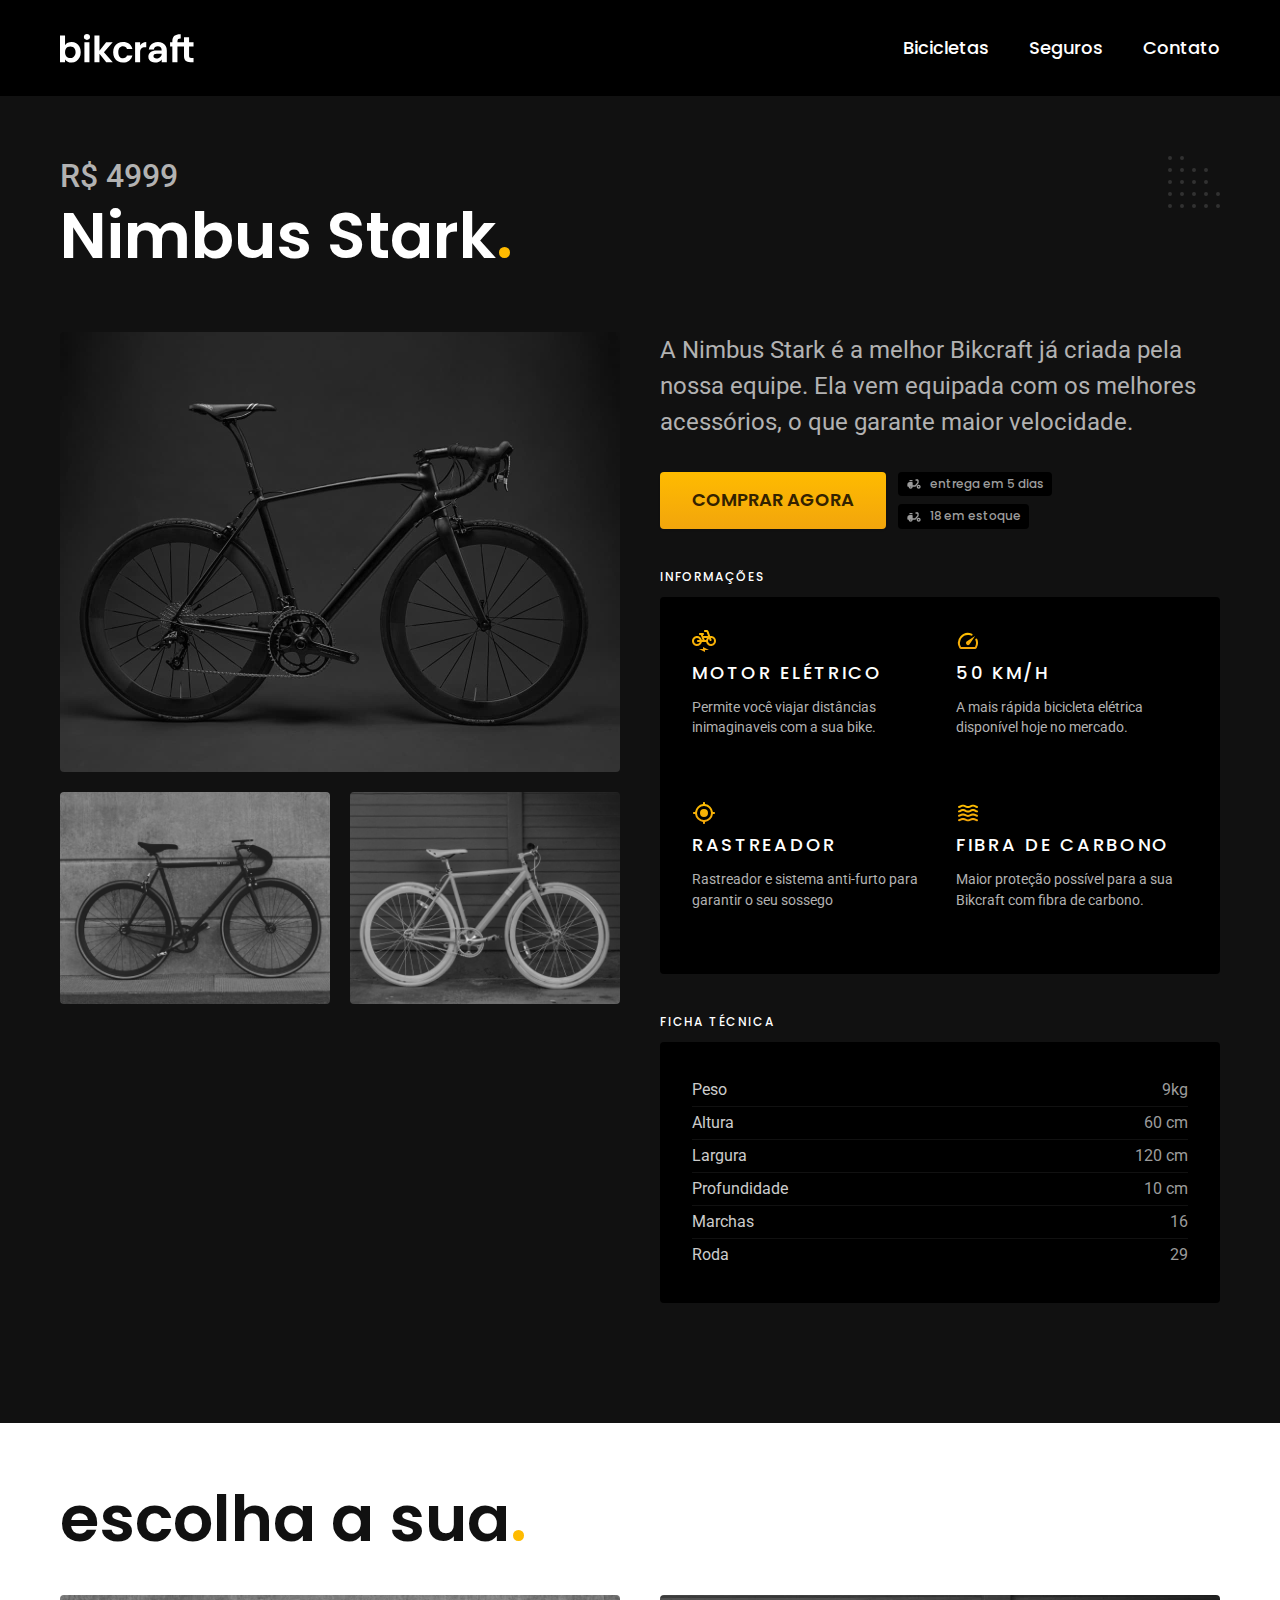
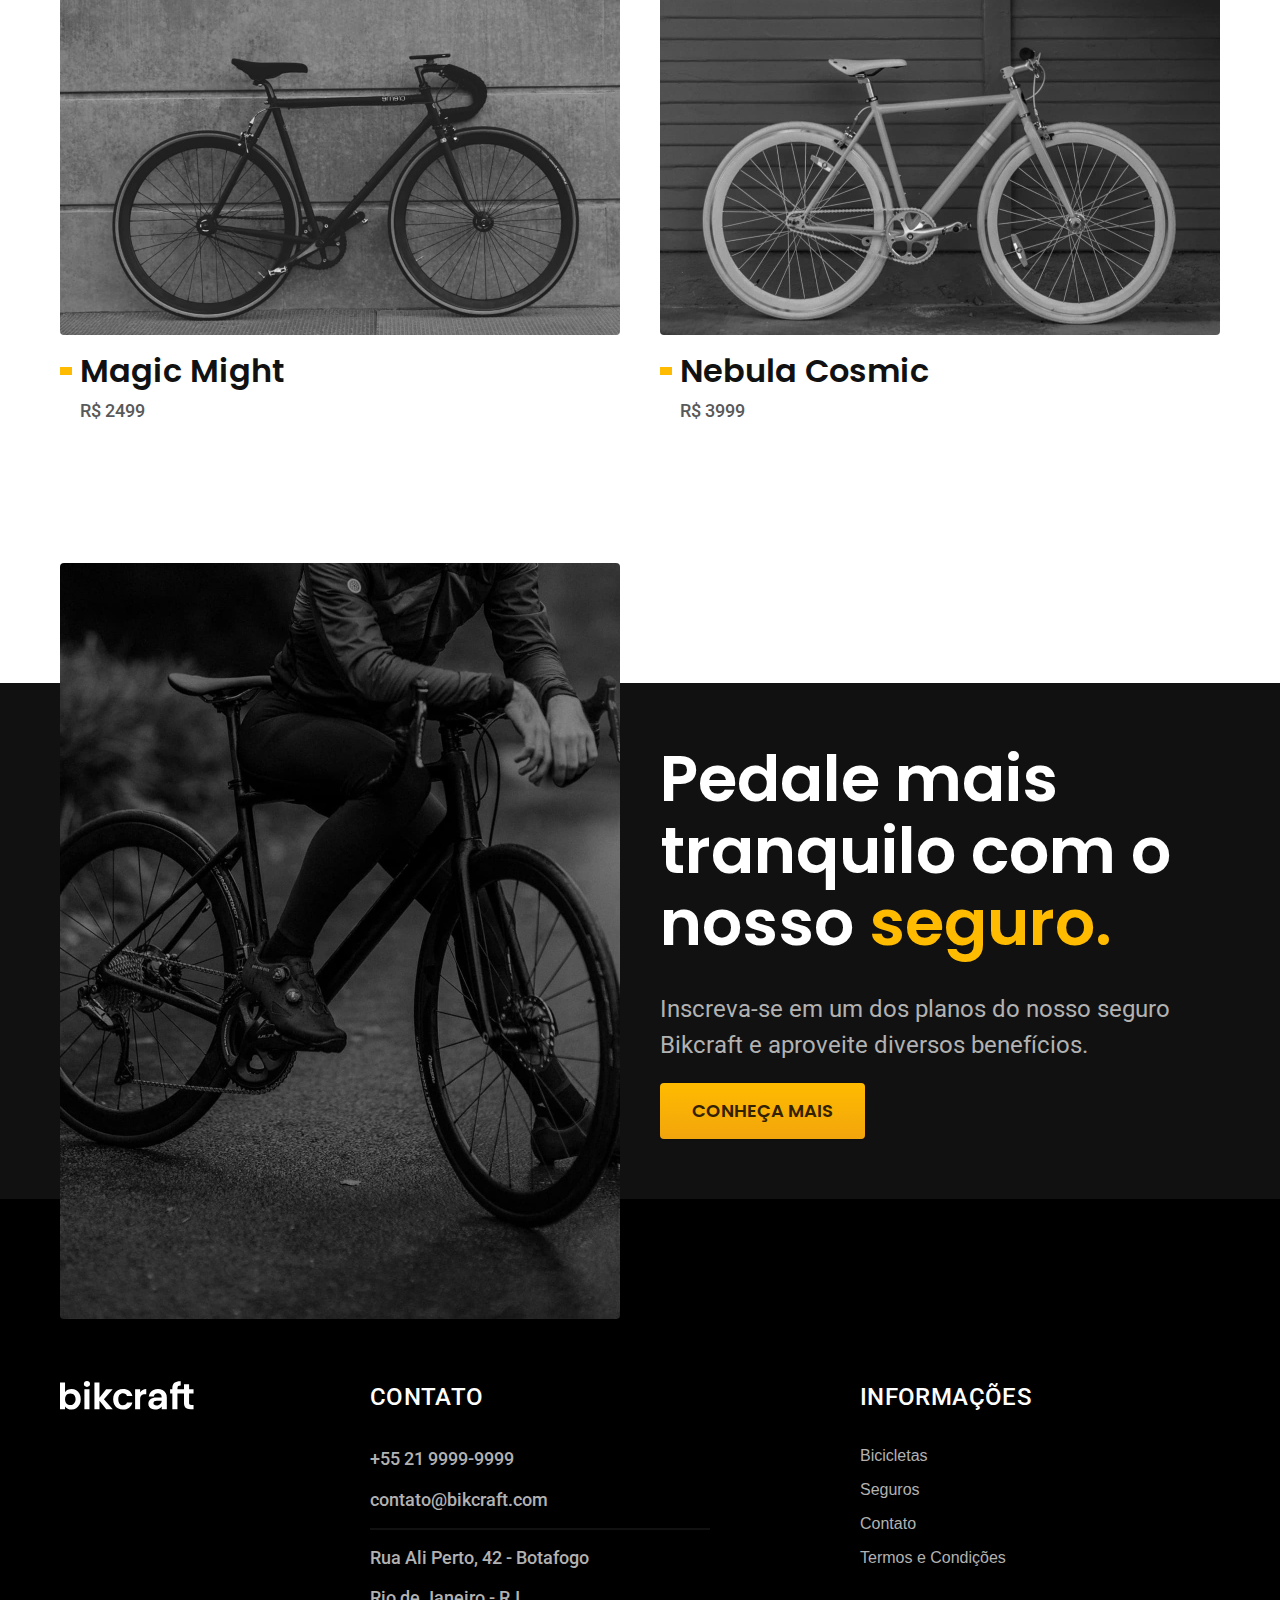
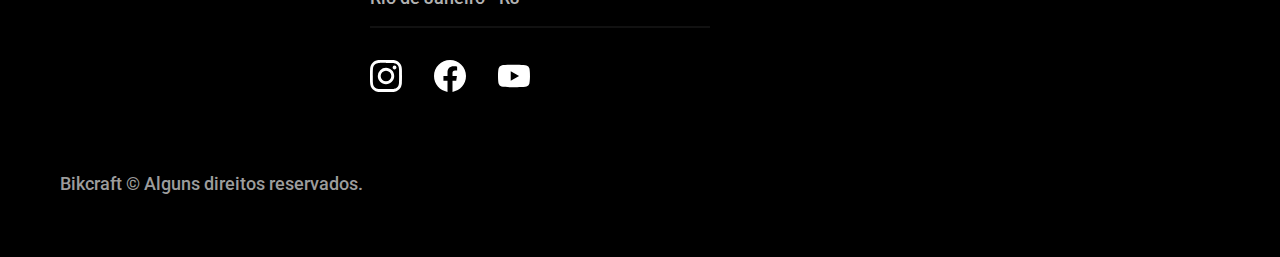
<file: bicicletas/nimbus.html>
<!DOCTYPE html>
<html lang="pt-br">

<head>
  <meta charset="UTF-8">
  <meta name="viewport" content="width=device-width, initial-scale=1.0">
  <title>Nimbus | Bikcraft</title>
  <meta name="description" content="Termos e condições">


  <link rel="preconnect" href="https://fonts.googleapis.com">
  <link rel="preconnect" href="https://fonts.gstatic.com" crossorigin>
  <link href="https://fonts.googleapis.com/css2?family=Merriweather:ital,wght@1,900&family=Poppins:wght@400;600&family=Roboto:wght@400;500&display=swap" rel="stylesheet">

  <link rel="icon" href="../favicon.svg" type="image/svg+xml">
  <link rel="preload" href="../css/style.min.css" as="style">
  <link rel="stylesheet" href="../css/style.min.css">

  <script>
    document.documentElement.classList.add("js");
  </script>
</head>

<body id="bicicleta">
  <header class="header-bg">
    <div class="header container">
      <a href="../">
        <img src="../img/bikcraft.svg" alt="Bikcraft">
      </a>
      <nav aria-label="primaria">
        <ul class="header-menu font-1-m cor-0">
          <li><a href="../bicicletas.html">Bicicletas</a></li>
          <li><a href="../seguros.html">Seguros</a></li>
          <li><a href="../contato.html">Contato</a></li>
        </ul>
      </nav>
    </div>
  </header>

  <main class="titulo-bg">
    <div>
      <div class="titulo container">
        <p class="font-2-xl cor-5">R$ 4999</p>
        <h1 class="font-1-xxl cor-0">Nimbus Stark<span class="cor-p1">.</span></h1>
      </div>
    </div>

    <div class="bicicleta container">
      <div class="bicicleta-imagens">
        <img src="../img/bicicleta/nimbus1.jpg" alt="Bicicleta 1">
        <img src="../img/bicicleta/nimbus2.jpg" alt="Bicicleta 2">
        <img src="../img/bicicleta/nimbus3.jpg" alt="Bicicleta 3">
      </div>

      <div class="bicicleta-conteudo">
        <p class="font-2-l cor-5">A Nimbus Stark é a melhor Bikcraft já criada pela nossa equipe. Ela vem equipada com os melhores acessórios, o que garante maior velocidade.</p>
        <div class="bicicleta-comprar">
          <a class="botao" href="../orcamento.html?tipo=bikcraft&produto=nimbus">Comprar Agora</a>
          <span class="font-1-xs cor-6"><img src="../img/icones/entrega.svg" alt=""> entrega em 5 dias</span>
          <span class="font-1-xs cor-6"><img src="../img/icones/entrega.svg" alt="">18 em estoque</span>
        </div>
        <h2 class="font-1-xs cor-0">Informações</h2>
        <ul class="bicicleta-informacoes">
          <li>
            <img src="../img/icones/eletrica.svg" alt="">
            <h2 class="font-1-m cor-0">Motor Elétrico</h2>
            <p class="font-2-xs cor-5">Permite você viajar distâncias inimaginaveis com a sua bike.</p>
          </li>
          <li>
            <img src="../img/icones/velocidade.svg" alt="">
            <h2 class="font-1-m cor-0">50 km/h</h2>
            <p class="font-2-xs cor-5">A mais rápida bicicleta elétrica disponível hoje no mercado.</p>
          </li>
          <li>
            <img src="../img/icones/rastreador.svg" alt="">
            <h2 class="font-1-m cor-0">Rastreador</h2>
            <p class="font-2-xs cor-5">Rastreador e sistema anti-furto para garantir o seu sossego</p>
          </li>
          <li>
            <img src="../img/icones/carbono.svg" alt="">
            <h2 class="font-1-m cor-0">Fibra de Carbono</h2>
            <p class="font-2-xs cor-5">Maior proteção possível para a sua Bikcraft com fibra de carbono.</p>
          </li>
        </ul>
        <h2 class="font-1-xs cor-0">Ficha técnica</h2>
        <ul class="bicicleta-ficha font-2-s cor-4">
          <li>Peso <span>9kg</span></li>
          <li>Altura <span>60 cm</span></li>
          <li>Largura <span>120 cm</span></li>
          <li>Profundidade <span>10 cm</span></li>
          <li>Marchas <span>16</span></li>
          <li>Roda <span>29</span></li>
        </ul>
      </div>
    </div>
  </main>

  <article class="bicicletas-lista container">
    <h2 class="font-1-xxl">escolha a sua<span class="cor-p1">.</span></h2>

    <ul>
      <li>
        <a href="./magic.html">
          <img src="../img/bicicletas/magic.jpg" alt="Bicicleta preta">
          <h3 class="font-1-xl">Magic Might</h3>
          <span class="font-2-m cor-8">R$ 2499</span>
        </a>
      </li>

      <li>
        <a href="./nebula.html">
          <img src="../img/bicicletas/nebula.jpg" alt="Bicicleta preta">
          <h3 class="font-1-xl">Nebula Cosmic</h3>
          <span class="font-2-m cor-8">R$ 3999</span>
        </a>
      </li>
    </ul>
  </article>

  <article class="seguro-bg">
    <div class="seguro container">
      <div class="seguro-imagem">
        <img src="../img/fotos/seguros.jpg" alt="Pessoa parada em cima de uma bicicleta">
      </div>
      <div class="seguro-conteudo">
        <h2 class="font-1-xxl cor-0">Pedale mais tranquilo com o nosso <span class="cor-p1">seguro.</span></h2>
        <p class="font-2-l cor-5">Inscreva-se em um dos planos do nosso seguro Bikcraft e aproveite diversos benefícios.</p>
        <a class="botao" href="../seguros.html">Conheça Mais</a>
      </div>
    </div>
  </article>

  <footer class="footer-bg">
    <div class="footer container"><img src="../img/bikcraft.svg" alt="Bikcraft">
      <div class="footer-contato">
        <h3 class="font-2-l-b cor-0">Contato</h3>
        <ul class="font-2-m cor-5">
          <li><a href="tel: +5521999999999">+55 21 9999-9999</a></li>
          <li><a href="mailto: contato@bikcraft.com">contato@bikcraft.com</a></li>
          <li>Rua Ali Perto, 42 - Botafogo</li>
          <li>Rio de Janeiro - RJ</li>
        </ul>
        <div class="footer-redes">
          <a href="../">
            <img src="../img/redes/instagram.svg" alt="Instagram">
          </a>
          <a href="../">
            <img src="../img/redes/facebook.svg" alt="Facebook">
          </a>
          <a href="../">
            <img src="../img/redes/youtube.svg" alt="Youtube">
          </a>
        </div>
      </div>
      <div class="footer-informacoes">
        <h3 class="font-2-l-b cor-0">Informações</h3>
        <nav>
          <ul class="font-l-m cor-5">
            <li><a href="../bicicletas.html">Bicicletas</a></li>
            <li><a href="../seguros.html">Seguros</a></li>
            <li><a href="../contato.html">Contato</a></li>
            <li><a href="../contato.html">Termos e Condições</a></li>
          </ul>
        </nav>
      </div>
      <p class="footer-copy font-2-m cor-6">Bikcraft © Alguns direitos reservados.</p>
    </div>
  </footer>

  <script src="../js/script.js"></script>
</body>

</html>
</file>
<file: css/style.min.css>
body{margin:0;font-family:Arial,Helvetica,sans-serif;color:#111}blockquote,dd,h1,h2,h3,h4,p,ul{margin:0}ul{padding:0;list-style:none}a{text-decoration:none;color:inherit}img{max-width:100%;height:auto;display:block}img[src$=".jpg"]{border-radius:4px}.header-bg{background-color:var(--cor-12)}.header{display:flex;flex-wrap:wrap;gap:20px;justify-content:space-between;align-items:center;padding-top:20px;padding-bottom:20px}.header img{min-width:max-content}.header-menu{display:flex;flex-wrap:wrap;gap:40px}.header-menu a{display:inline-block;padding:16px 0;position:relative}.header-menu a::after{content:"";display:block;height:2px;width:0;background:var(--cor-0);margin-top:4px;transition:.3s;position:absolute}.header-menu a.ativo::after,.header-menu a:hover::after{width:100%}@media (max-width:800px){.header-menu{gap:20px}.header-menu a{background:var(--cor-11);padding:12px 16px;border-radius:4px}.header-menu a:hover{background-color:var(--cor-10)}.header a:after{display:none}}@media (max-width:600px){.header-menu{gap:12px}.header-menu a{padding:8px 12px;font-size:14px}}.footer-bg{background-color:var(--cor-12)}.footer{display:grid;grid-template-columns:3fr 5fr 4fr;gap:40px;padding-top:60px;padding-bottom:60px}.footer h3{margin-bottom:32px}.footer-contato ul{margin-bottom:32px}.footer-contato li:nth-child(2n):after{content:"";display:block;max-width:340px;height:2px;background:var(--cor-11);margin-top:16px}.footer li{margin-bottom:16px}.footer-redes{display:flex;gap:32px}.footer a:hover{color:var(--cor-0)}.footer-copy{grid-column:1/-1;margin-top:40px}@media (max-width:800px){.footer>img{display:none}.footer{grid-template-columns:1fr 1fr}}@media (max-width:800px){.footer{grid-template-columns:1fr;gap:60px}.footer-copy{margin-top:0}}.container{box-sizing:border-box;max-width:1200px;padding-left:20px;padding-right:20px;margin-left:auto;margin-right:auto}.botao{display:inline-block;padding:16px 32px;background:linear-gradient(#fb0,#f2a50c);box-shadow:0 1px 2px rgba(0,0,0,.1);border-radius:4px;text-transform:uppercase;font:600 1.125rem/1.35 Poppins,sans-serif;color:var(--cor-p5);max-width:max-content;border:none;cursor:pointer}.botao:hover{background:linear-gradient(#fb0,#e59317)}.botao.seta{display:flex;align-items:center}.botao.seta::after{content:"";display:inline-block;width:18px;height:10px;margin-left:12px;background:url("../img/icones/seta.svg");transition:transform .2s}.botao.seta:hover::after{transform:translateX(4px)}@media (max-width:600px){.botao a{padding:12px 16px;font-size:1rem}}.botao.secundario{background:var(--cor-10);color:var(--cor-2)}.botao.secundario:hover{background:var(--cor-9)}.link{display:inline-block;color:var(--cor-p1);font:500 1.5rem/1.5 Poppins,sans-serif;text-transform:uppercase}.link::after{content:"";display:block;width:100%;height:4px;background-color:currentColor}.link:hover{color:var(--cor-0)}.titulo-bg{padding-top:60px;padding-bottom:60px;background-color:var(--cor-11)}.titulo{background:url("../img/dec/top-right.svg") no-repeat top right 20px}.titulo p{margin-bottom:4px}@media (max-width:800px){.titulo-bg{padding-top:40px;padding-bottom:40px}.titulo p{font-size:1rem;text-transform:lowercase;font-weight:400}}.font-1-xs{font:500 0.75rem/1.35 Poppins,sans-serif}.font-2-xs{font:400 0.875rem/1.43 Roboto,sans-serif}.font-1-s{font:500 1rem/1.5 Poppins,sans-serif}.font-2-s{font:400 1rem/1.5 Roboto,sans-serif}.font-1-m,.font-1-m-b{font:500 1.125rem/1.35 Poppins,sans-serif}.font-1-m-b{font-weight:600}.font-2-m{font:500 1.125rem/1.35 Roboto,sans-serif}.font-1-l{font:500 1.5rem/1.5 Poppins,sans-serif}.font-2-l,.font-2-l-b{font:400 1.5rem/1.5 Roboto,sans-serif}.font-2-l-b{font-weight:500;letter-spacing:.015em;text-transform:uppercase}.font-1-xl{font:600 2rem/1.25 Poppins,sans-serif}.font-2-xl{font:500 2rem/1.25 Roboto,sans-serif}.font-1-xxl{font:600 4rem/1.125 Poppins,sans-serif}@media (max-width:1200px){.font-1-xxl{font-size:3rem}.font-2-l,.font-2-l-b{font-size:1.125rem}}@media (max-width:800px){.font-1-xxl{font-size:2rem}.font-1-xl,.font-2-xl{font-size:1.5rem}}:root{--cor-0:#ffffff;--cor-1:#f7f7f7;--cor-2:#ededed;--cor-3:#dedede;--cor-4:#cccccc;--cor-5:#b2b2b2;--cor-6:#9c9c9c;--cor-7:#717171;--cor-8:#595959;--cor-9:#404040;--cor-10:#2e2e2e;--cor-11:#111111;--cor-12:#000000;--cor-p1:#ffbb00;--cor-p2:#e4a30b;--cor-p3:#a66f00;--cor-p4:#664400;--cor-p5:#332200}.cor-0{color:var(--cor-0)}.cor-1{color:var(--cor-1)}.cor-2{color:var(--cor-2)}.cor-3{color:var(--cor-3)}.cor-4{color:var(--cor-4)}.cor-5{color:var(--cor-5)}.cor-6{color:var(--cor-6)}.cor-7{color:var(--cor-7)}.cor-8{color:var(--cor-8)}.cor-9{color:var(--cor-9)}.cor-10{color:var(--cor-10)}.cor-11{color:var(--cor-11)}.cor-12{color:var(--cor-12)}.cor-p1{color:var(--cor-p1)}.cor-p2{color:var(--cor-p2)}.cor-p3{color:var(--cor-p3)}.cor-p4{color:var(--cor-p4)}.cor-p5{color:var(--cor-p5)}.form{display:grid;grid-template-columns:1fr 1fr;gap:20px}.form .col-2{grid-column:span 2}.form label{display:block;font:600 1rem/1.5 Poppins,sans-serif;margin-bottom:4px}.form input[type=email],.form input[type=text],.form textarea{font:400 1rem/1.5 Roboto,sans-serif;background:var(--cor-1);border:1px solid var(--cor-2);border-radius:4px;padding:12px;width:100%;box-sizing:border-box}.form input[type=email]:focus,.form textarea:focus,form input[type=text]:focus{outline:0;border-color:var(--cor-p1);background:var(--cor-0);box-shadow:0 0 0 2px #fea}@media (max-width:600px){.form{grid-template-columns:1fr}.form .col-2{grid-column:1}}.introducao-bg{background:var(--cor-12) url("../img/dec/bottom-left.svg") no-repeat bottom 160px left 20px;box-shadow:inset 0 -120px #fff}.introducao{display:grid;grid-template-columns:1fr 1fr;gap:0 40px}.introducao-conteudo{align-self:end;padding-bottom:200px}.introducao img{height:100%;object-fit:cover;border-radius:4px}.introducao h1{margin-bottom:32px}.introducao h1 span{color:#fb0}.introducao p{margin-bottom:20px}@media (max-width:800px){.introducao-bg{background:var(--cor-11);padding:40px;box-shadow:inset 0 -60px var(--cor-0)}.introducao{grid-template-columns:1fr;gap:32px}.introducao-conteudo{padding-bottom:0}.introducao h1{margin-bottom:16px}.introducao img{height:300px;width:100%}}.tecnologia-bg{background-color:var(--cor-11);box-shadow:inset 0 80px var(--cor-0),inset 0 -80px var(--cor-0)}.tecnologia{display:grid;grid-template-columns:1fr 1fr;gap:40px}.tecnologia-imagem img{width:100%;height:100%;object-fit:cover;object-position:left}.tecnologia-conteudo{padding-top:160px;padding-bottom:160px}.tecnologia-conteudo>span{display:block;margin-bottom:20px}.tecnologia-conteudo h2{margin-bottom:32px}.tecnologia-conteudo>p{margin-bottom:20px}.tecnologia a{margin-bottom:80px}.tecnologia-vantagens{display:flex;gap:40px}.tecnologia-vantagens h3{margin-bottom:8px;width:max-content}.tecnologia-vantagens img{width:24px;margin-bottom:8px}@media (max-width:800px){.tecnologia-bg{box-shadow:initial}.tecnologia-vantagens{grid-template-columns:1fr}.tecnologia-conteudo{padding-bottom:60px;padding-top:60px}.tecnologia-imagem{display:none}.tecnologia{padding-bottom:60px}}@media (max-width:600px){.tecnologia-vantagens{flex-direction:column}}.parceiros{padding-top:60px;padding-bottom:120px}.parceiros h2{margin-bottom:60px}.parceiros ul{padding:0 20px;max-width:1400px;display:grid;grid-template-columns:repeat(4,1fr);margin:0 auto}.parceiros img{margin:auto}.parceiros li{display:flex;padding:32px}.parceiros li{border-left:2px solid var(--cor-2)}.parceiros li:first-child,.parceiros li:nth-child(5){border-left:none}.parceiros li:nth-child(n+5){border-top:2px solid var(--cor-2)}@media (max-width:800px){.parceiros{padding-bottom:60px}.parceiros li{display:flex;padding:20px}.parceiros h2{margin-bottom:20px}.parceiros ul{grid-template-columns:2,fr}.parceiros li:nth-child(n+3){border-top:2px solid var(--cor-2)}.parceiros li:nth-child(odd){border-left:none}}.depoimento{display:grid;grid-template-columns:1fr 1fr;background-color:var(--cor-p1);overflow:hidden}.depoimento img{border-radius:0;width:100%;height:100%;object-fit:cover}.depoimento-conteudo{padding:40px 40px 80px 80px;align-self:end;background:url("../img/dec/bottom-right-p.svg") no-repeat bottom 40px right 40px}.depoimento-conteudo p{max-width:32ch;font-family:Merriweather,serif;font-style:italic;font-weight:900;margin-bottom:32px;position:relative}.depoimento p::after,.depoimento p::before{font-size:5rem;color:var(--cor-p2);position:absolute}.depoimento p::before{content:"“";left:-50px;top:-20px}.depoimento p::after{content:"”"}@media (min-width:1200px){.depoimento img{max-height:520px}}@media (max-width:800px){.depoimento{grid-template-columns:1fr;text-align:center}.depoimento img{max-height:200px}.depoimento-conteudo{padding:40px 20px;align-items:center}}.bicicletas-lista{padding-top:60px;padding-bottom:120px}.bicicletas-lista h2{margin-bottom:40px}.bicicletas-lista ul{display:flex;gap:40px;padding:0 20px 20px 20px;max-width:1400px;margin-left:auto;margin-right:auto;overflow-x:auto}#bicicleta .bicicletas-lista ul{padding:0 0 20px 0}.bicicletas-lista li{flex:1;min-width:280px}.bicicletas-lista a{display:block}.bicicletas-lista img{margin-bottom:16px}.bicicletas-lista h3{margin-bottom:8px;display:flex;align-items:center}.bicicletas-lista h3::before{content:"";display:inline-block;height:8px;width:12px;margin-right:8px;background-color:var(--cor-p1)}.bicicletas-lista a:hover h3::before{width:24px}.bicicletas-lista li span{padding-left:20px}@media (max-width:800px){.bicicletas-lista{padding-bottom:60px}.bicicletas-lista ul{gap:20px}}.bicicletas-bg{background-image:linear-gradient(to right,var(--cor-0) 30%,var(--cor-11) 0)}.bicicletas{display:grid;grid-template-columns:1fr 1fr;gap:40px;padding-top:60px;padding-bottom:60px;background:url("../img/dec/top-right.svg") no-repeat top 40px right 20px}.bicicletas-imagem{display:grid}.bicicletas-imagem img{grid-area:1/1}.bicicletas-imagem span{grid-area:1/1;place-self:start end;margin-top:20px;background:var(--cor-12);display:inline-block;padding:8px 16px 8px 8px;border:4px 0 0 4px}.bicicletas-conteudo{display:grid;grid-template-columns:1fr auto;align-content:start}.bicicletas h2,.bicicletas p{grid-column:1/-1}.bicicletas h2{margin-bottom:20px}.bicicletas h2::before{content:"";display:block;width:12px;height:8px;background-color:var(--cor-p1);margin-bottom:8px}.bicicletas p{margin-bottom:32px}.bicicletas a{place-self:end}.bicicletas li{display:flex;align-items:center}.bicicletas ul{display:grid;gap:16px}.bicicletas-conteudo img{width:24px;margin-right:8px}@media (max-width:800px){.bicicletas-bg{background:var(--cor-11)}.bicicletas{grid-template-columns:1fr;gap:20px;padding-top:40px;padding-bottom:40px}}@media (max-width:600px){.bicicletas-conteudo{grid-template-columns:1fr}.bicicletas ul{font-size:1rem;margin-bottom:32px;grid-template-columns:1fr 1fr}.bicicletas a{place-self:start}}.bicicleta{display:grid;grid-template-columns:1fr 1fr;align-items:start;gap:40px;padding-top:60px;padding-bottom:60px}#bicicleta .titulo p{text-transform:uppercase}.bicicleta-imagens{display:flex;flex-wrap:wrap;gap:20px}.bicicleta-imagens img{flex:1;min-width:200px}.bicicleta-imagens img:first-child{min-width:100%}.bicicleta-conteudo p{margin-bottom:32px}.bicicleta-comprar{display:grid;grid-template-columns:max-content auto;align-items:center;justify-items:start;gap:8px 12px;margin-bottom:40px}.bicicleta-comprar a{grid-row:span 2}.bicicleta-comprar span{display:flex;align-items:center;background-color:var(--cor-12);gap:8px;padding:4px 8px;border-radius:4px}.bicicleta-conteudo h2{text-transform:uppercase;letter-spacing:.15em;margin-bottom:12px}.bicicleta-ficha,.bicicleta-informacoes{padding:32px;background-color:var(--cor-12);border-radius:4px}.bicicleta-informacoes{margin-bottom:40px;display:grid;grid-template-columns:1fr 1fr;gap:32px}.bicicleta-informacoes img{width:24px;margin-bottom:8px}.bicicleta-informacoes h3{margin-bottom:8px}.bicicleta-ficha li{padding:4px 0;display:flex;justify-content:space-between;border-bottom:1px solid var(--cor-11)}.bicicleta-ficha li:last-child{border-bottom:none}.bicicleta-ficha span{color:var(--cor-6)}@media (max-width:800px){.bicicleta{grid-template-columns:1fr;padding-top:40px;padding-bottom:40px}.bicicleta-imagens{grid-row:2}}@media (max-width:400px){.bicicleta-informacoes{grid-template-columns:1fr}.bicicleta-comprar{grid-template-columns:1fr}}.seguro-bg{background-color:var(--cor-11);box-shadow:inset 0 120px var(--cor-0),inset 0 -120px var(--cor-12)}.seguro{display:grid;grid-template-columns:1fr 1fr;gap:40px}.seguro-imagem img{width:100%;height:100%;object-fit:cover}.seguro-conteudo{padding-top:180px;padding-bottom:180px}.seguro h2{margin-bottom:32px}.seguro p{margin-bottom:20px}@media (max-width:800px){.seguro-bg{box-shadow:inset 0 -60px var(--cor-12)}.seguro{grid-template-columns:1fr}.seguro-conteudo{grid-row:1;padding-top:40px;padding-bottom:0}}.seguros-bg{background:var(--cor-11)}.seguros{padding-top:60px;padding-bottom:60px;display:grid;grid-template-columns:1fr 1fr;gap:40px;align-items:center}#seguros .seguros{padding-top:0}.seguros h2{grid-column:1/-1}.seguros-item{background-color:var(--cor-12);padding:32px 32px 32px 60px;display:grid;grid-template-columns:1fr auto;border-radius:4px}.seguros-item h3{margin-bottom:40px}.seguros-item span{grid-column:2;display:block;text-align:right}.seguros-item ul{grid-column:1/-1;margin-bottom:32px}.seguros-item li{display:flex;align-items:center;position:relative}.seguros-item li+li{margin-top:20px}.seguros-item li::before{content:"";display:block;width:13px;height:9px;background-image:url("../img/icones/lista.svg");position:absolute;left:-21px}.seguros-item a{grid-column:1/-1}@media (max-width:800px){.seguros{grid-template-columns:1fr}}.vantagens-bg{background-color:var(--cor-12)}.vantagens{padding-top:120px;padding-bottom:120px}.vantagens h2{margin-bottom:60px}.vantagens ul{display:grid;grid-template-columns:repeat(auto-fit,minmax(280px,max-content));gap:40px 80px}.vantagens h3,.vantagens img{margin-bottom:8px}@media (max-width:800px){.vantagens{padding-top:60px;padding-bottom:60px}.vantagens h2{margin-bottom:40px}.vantagens ul{gap:20px}}.perguntas{padding-top:120px;padding-bottom:120px}.perguntas h2{margin-bottom:60px}.perguntas dl>div{padding:20px;border-radius:4px}.perguntas dl>div:nth-child(odd){background-color:var(--cor-1)}.perguntas button{display:grid;grid-template-columns:auto 1fr auto;align-items:center;gap:8px;cursor:pointer;border:none;background:0 0;width:100%;text-align:left}.perguntas button::before{content:"";display:inline-block;width:12px;height:8px;background-color:var(--cor-p1)}.perguntas button::after{content:"";display:inline-block;width:14px;height:6px;background:url("../img/icones/seta-abrir.svg");transition:.3s}.perguntas button:hover::after,.perguntas button[aria-expanded=true]::after{transform:rotate(180deg)}.js .perguntas dd{display:none}.js .perguntas dd.ativa{display:block}.perguntas dd{padding-left:20px;padding-top:16px;max-width:80ch}@media (max-width:800px){.perguntas{padding-top:60px;padding-bottom:60px}.perguntas h2{margin-bottom:40px}}#contato{background:linear-gradient(var(--cor-11) 600px,var(--cor-1) 0)}.contato{display:grid;grid-template-columns:5fr 7fr}.contato-dados,.contato-formulario{padding:60px;box-shadow:0 1px 2px rgba(0,0,0,.1)}.contato-dados{border-radius:5px 0 0 5px;background:var(--cor-12) url("../img/dec/bottom-left.svg") no-repeat bottom 20px left 20px}.contato-formulario{border-radius:0 5px 5px 0;background:var(--cor-0) url("../img/dec/bottom-right.svg") no-repeat bottom 20px right 20px}.contato-dados h2{margin-bottom:60px}.contato-endereco{margin-bottom:32px;padding-left:28px;background:url("../img/icones/local.svg") no-repeat 0 2px}.contato-endereco p{margin-bottom:8px}.contato-meios a{display:block;max-width:max-content;margin-bottom:8px;padding-left:28px}.contato-meios a:hover{color:var(--cor-0)}.contato-meios a:first-child{background:url("../img/icones/email.svg") no-repeat 0 2px}.contato-meios a:nth-child(2){margin-bottom:32px}.contato-meios a:nth-child(3){background:url("../img/icones/telefone.svg") no-repeat 0 2px;margin-bottom:60px}.contato-redes{display:flex;gap:32px;padding-left:28px}@media (max-width:800px){.contato{grid-template-columns:1fr}.contato-dados,.contato-formulario{padding:20px}.contato-dados{border-radius:5px 5px 0 0;background:var(--cor-12)}.contato-formulario{border-radius:0 0 5px 5px}.contato-dados h2,.contato-meios a:nth-child(3){margin-bottom:32px}.contato-redes{margin-bottom:12px}}.lojas{display:grid;grid-template-columns:1fr 1fr;gap:0 40px;padding-top:120px;padding-bottom:120px}.lojas h2{grid-column:1/-1;margin-bottom:60px}.lojas img{border-radius:4px 4px 0 0}.lojas-item{border-radius:4px;background:var(--cor-0);box-shadow:0 1px 2px rgba(0,0,0,.1)}.lojas-conteudo{display:grid;grid-template-columns:1fr 1fr;gap:32px 16px;padding:32px}.lojas-conteudo h3,.lojas-tempo{grid-column:1/-1}.lojas-dados{display:grid;gap:8px;border-left:2px solid var(--cor-2);padding-left:12px}.lojas-tempo{display:flex;align-items:center;gap:8px}@media (max-width:800px){.lojas{gap:20px;padding-top:60px;padding-bottom:60px}.lojas h2{margin-bottom:32px}.lojas-conteudo{grid-template-columns:1fr}}@media (max-width:600px){.lojas{grid-template-columns:1fr}}#orcamento{background:linear-gradient(var(--cor-11) 600px,var(--cor-1) 0)}.orcamento{display:grid;grid-template-columns:5fr 7fr;padding-bottom:120px}.orcamento h2{text-transform:uppercase;display:flex;position:relative;align-items:center}.orcamento h2::before{content:"";display:inline-block;width:4px;height:8px;background-color:var(--cor-p1);position:absolute;left:-12px}.orcamento-dados,.orcamento-produto{padding:60px;box-shadow:0 1px 2px rgba(0,0,0,.1)}.orcamento-produto{border-radius:5px 0 0 5px;background:var(--cor-12) url("../img/dec/bottom-right.svg") no-repeat bottom 20px left 20px;display:grid;grid-template-columns:1fr 1fr;gap:20px;align-content:start}.orcamento-produto>*{grid-column:1/-1}.orcamento-produto>label{grid-column:initial}.orcamento-produto label{font:400 1rem/1.5 Poppins,sans-serif;color:var(--cor-4);background-color:var(--cor-10);display:grid;grid-template-columns:auto 1fr auto;padding:12px 16px;border-radius:4px;cursor:pointer;align-items:center;border:1px solid var(--cor-10)}.orcamento-produto input:checked+label{background:var(--cor-0);color:var(--cor-12)}.orcamento-produto label::before{content:"";display:inline-block;box-sizing:border-box;width:12px;height:12px;border:1px solid var(--cor-6);border-radius:50%;margin-right:8px}.orcamento-produto input:checked+label::before{border-color:var(--cor-7);box-shadow:inset 0 0 0 3px var(--cor-0),inset 0 0 0 6px var(--cor-7)}.orcamento-produto label:hover{background-color:var(--cor-9);border-color:var(--cor-9)}.orcamento-produto input:focus+label{box-shadow:0 0 0 2px var(--cor-p1);border:var(--cor-12)}.orcamento-produto label span{display:none}.orcamento-produto input:checked+label span{display:inline-block}.orcamento-produto input{opacity:0;position:absolute;pointer-events:none}.orcamento-dados{border-radius:0 5px 5px 0;background:var(--cor-0) url("../img/dec/bottom-right.svg") no-repeat bottom 20px right 20px}.orcamento-conteudo{display:none}.orcamento-conteudo h2,.orcamento-dados h2:nth-of-type(n+2){margin-top:20px}#bikcraft:checked~#orcamento-bikcraft,#seguro:checked~#orcamento-seguro{display:grid;gap:20px}.orcamento-detalhes{display:none;background:var(--cor-0);padding:20px;grid-template-columns:1fr 1fr;border-radius:4px;align-items:center}.orcamento-detalhes li{display:flex;align-items:center;margin-bottom:8px}.orcamento-detalhes li img{width:16px;margin-right:8px}.orcamento-produto input:checked+label+.orcamento-detalhes{display:grid}@media (max-width:1200px){.orcamento-dados,.orcamento-produto{padding:32px}}@media (max-width:800px){.orcamento{grid-template-columns:1fr}.orcamento-produto{border-radius:5px 5px 0 0;background:var(--cor-12)}.orcamento-dados{border-radius:0 0 5px 5px}}@media (max-width:400px){.orcamento-produto{grid-template-columns:1fr}}.termos{padding-top:80px;padding-bottom:80px}.termos h2{font-weight:600;margin-bottom:20px}.termos p+h2{margin-top:40px}.termos p{max-width:75ch;margin-bottom:20px}
</file>
